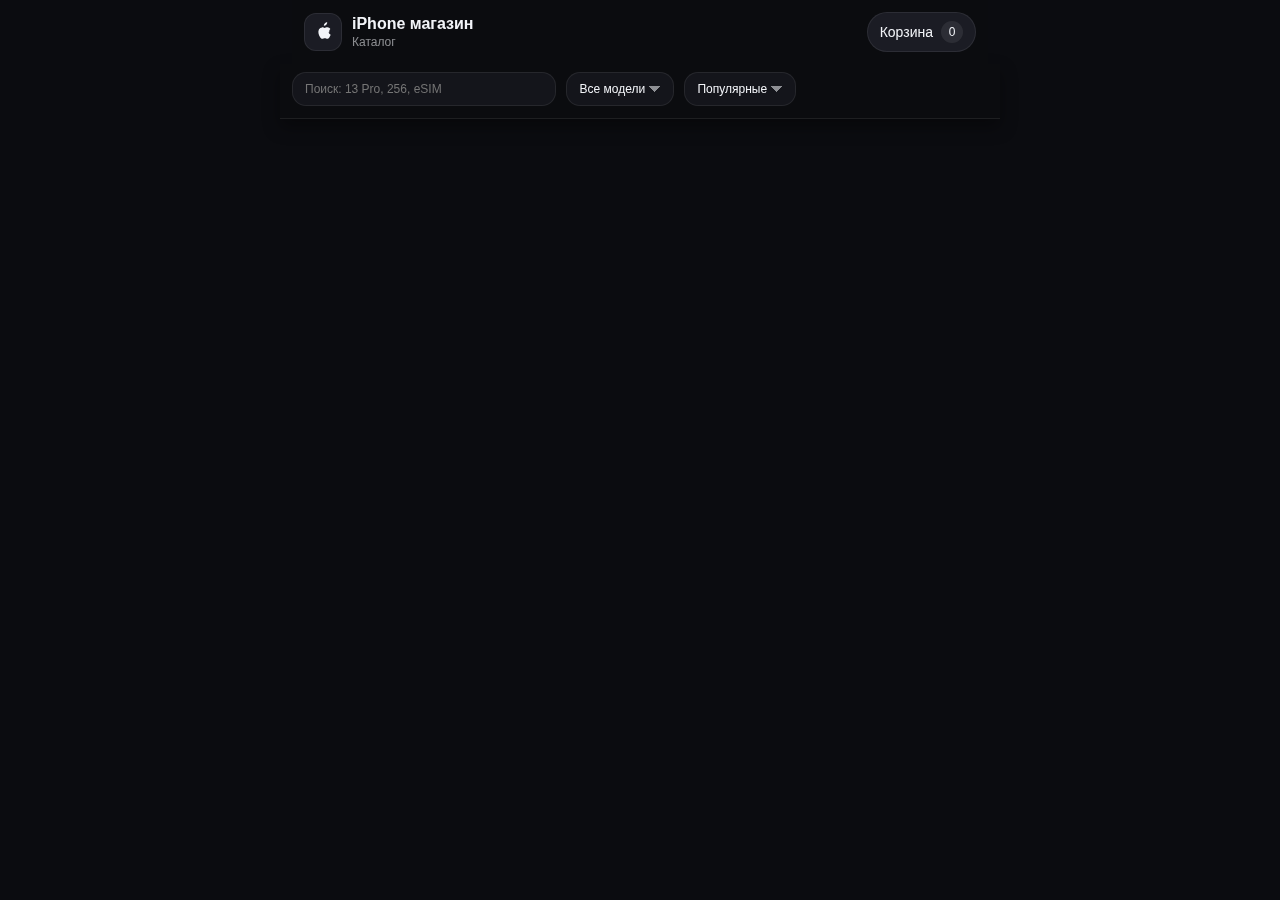
<file: index.html>
﻿<!doctype html>
<html lang="ru">
<head>
  <meta charset="utf-8" />
  <meta name="viewport" content="width=device-width, initial-scale=1, viewport-fit=cover" />
  <title>QBstore</title>
  <link rel="stylesheet" href="style.css" />
</head>
<body>
  <div class="app">
    <header class="topbar">
      <div class="brand">
        <span class="brand-icon">
          <img src="assets/apple.svg" alt="Apple" />
        </span>
        <div class="brand-text">
          <div class="brand-title">iPhone магазин</div>
          <div class="brand-sub">Каталог</div>
        </div>
      </div>
      <button class="cart-btn" id="cartBtn">
        Корзина
        <span class="badge" id="cartCount">0</span>
      </button>
    </header>

    <div class="filters-bar" id="filtersBar">
      <input class="filter-input" id="searchInput" type="search" placeholder="Поиск: 13 Pro, 256, eSIM" />
      <select class="filter-select" id="modelFilter">
        <option value="">Все модели</option>
      </select>
      <select class="filter-select" id="sortFilter">
        <option value="popular">Популярные</option>
        <option value="cheap">Дешевле</option>
        <option value="expensive">Дороже</option>
        <option value="new">Новые</option>
        <option value="memory">Память</option>
      </select>
    </div>

    <main class="grid" id="productGrid"></main>
  </div>

  <button class="scroll-top" id="scrollTopBtn" aria-label="Наверх">↑</button>

  <div class="drawer-backdrop" id="drawerBackdrop"></div>
  <aside class="cart-drawer" id="cartDrawer">
    <div class="drawer-header">
      <div class="drawer-title">Корзина</div>
      <button class="drawer-close" id="drawerClose">✕</button>
    </div>
    <div class="drawer-content" id="cartItems"></div>
    <div class="drawer-footer">
      <div class="total-row">
        <span>Итого</span>
        <span id="cartTotal">0 ₽</span>
      </div>
      <div class="tg-hint" id="tgHint">Откройте магазин в Telegram</div>
      <button class="btn-primary" id="checkoutBtn">Оформить</button>
      <button class="btn-ghost" id="clearCartBtn">Очистить</button>
    </div>
  </aside>

  <script src="app.js"></script>
</body>
</html>
</file>
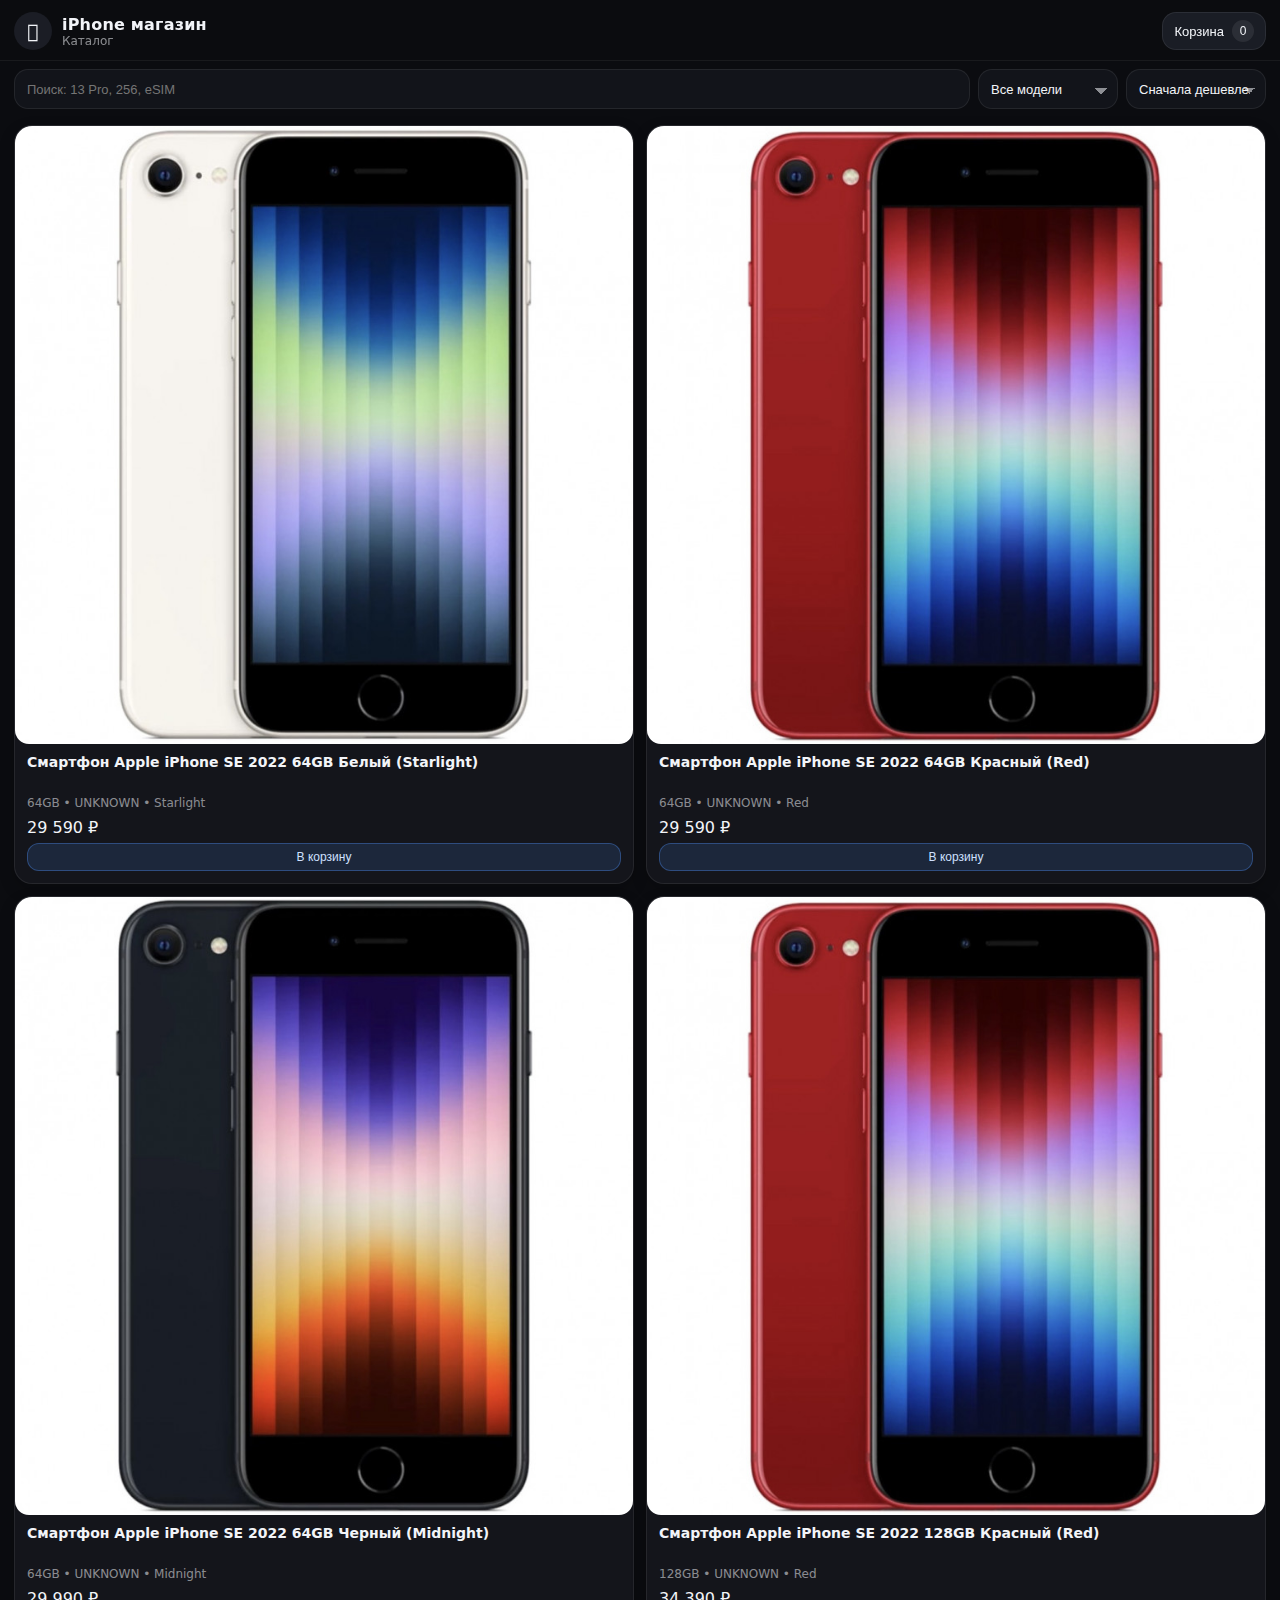
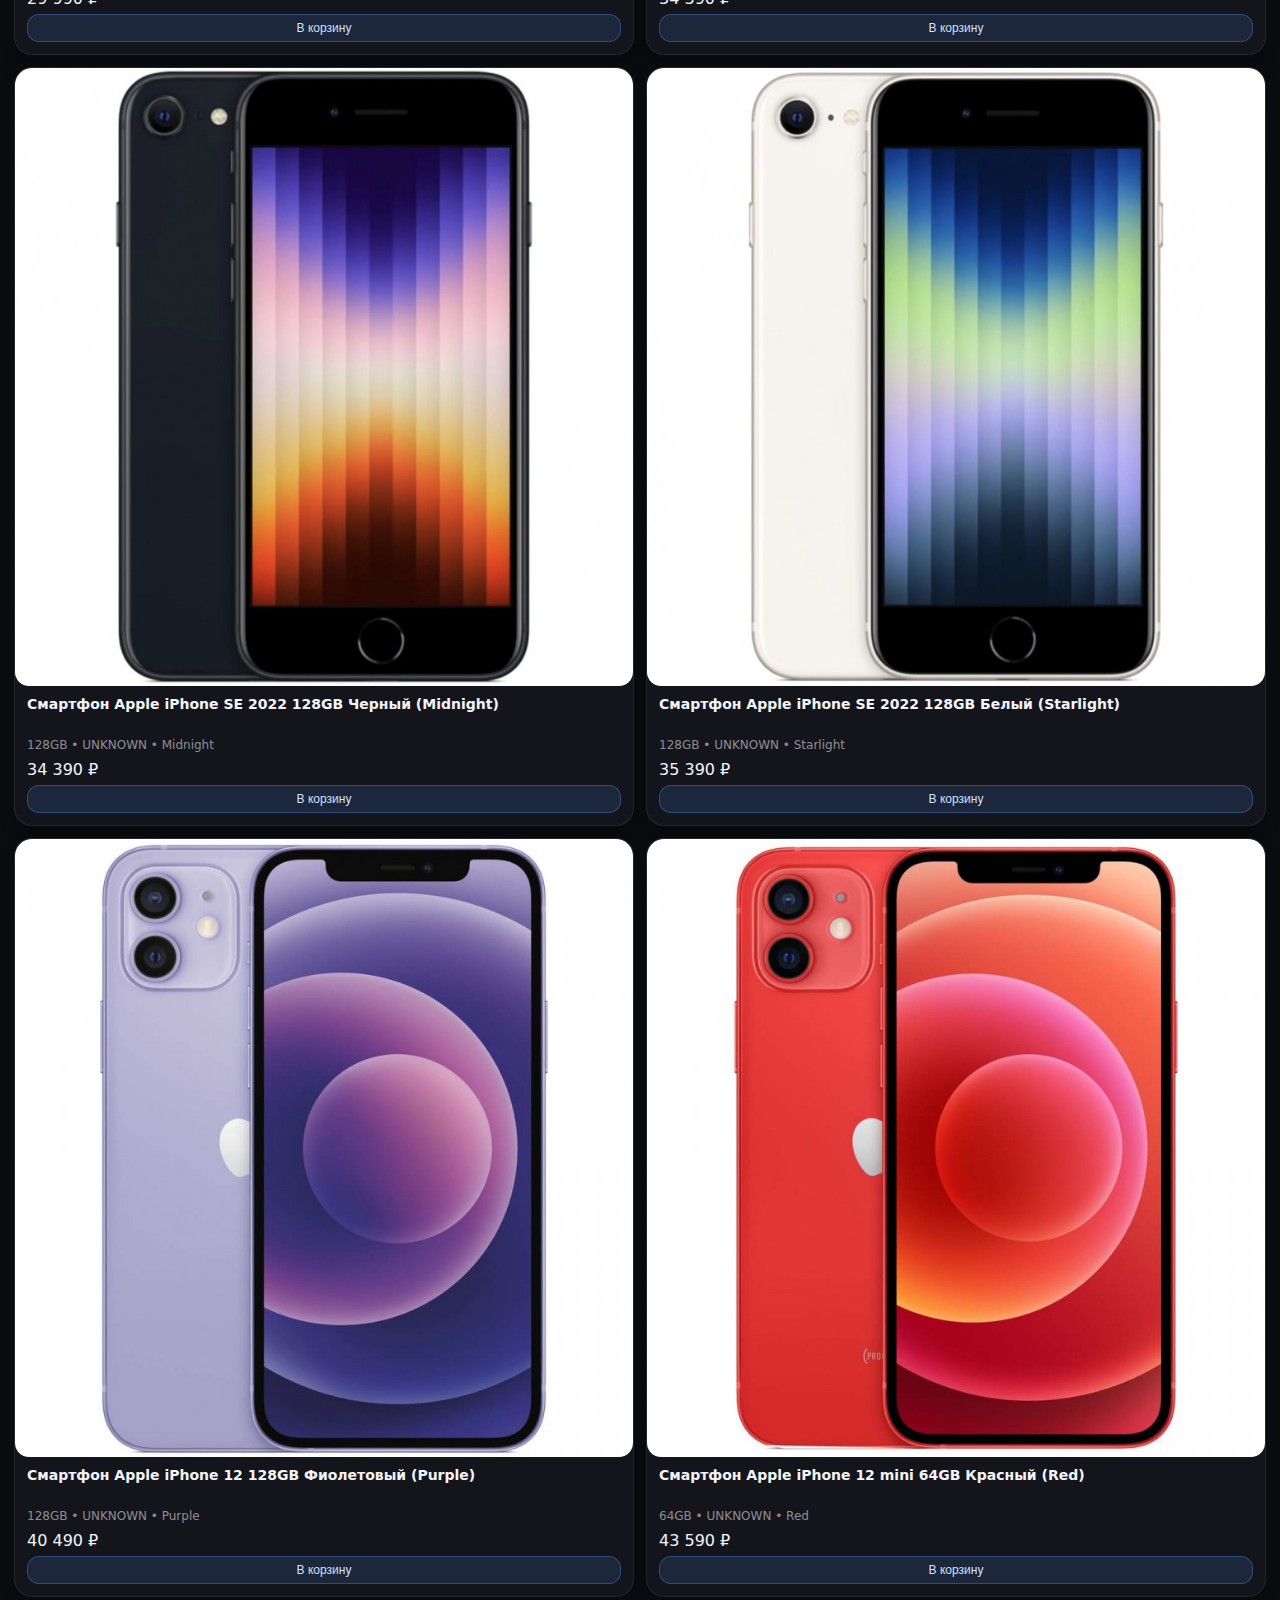
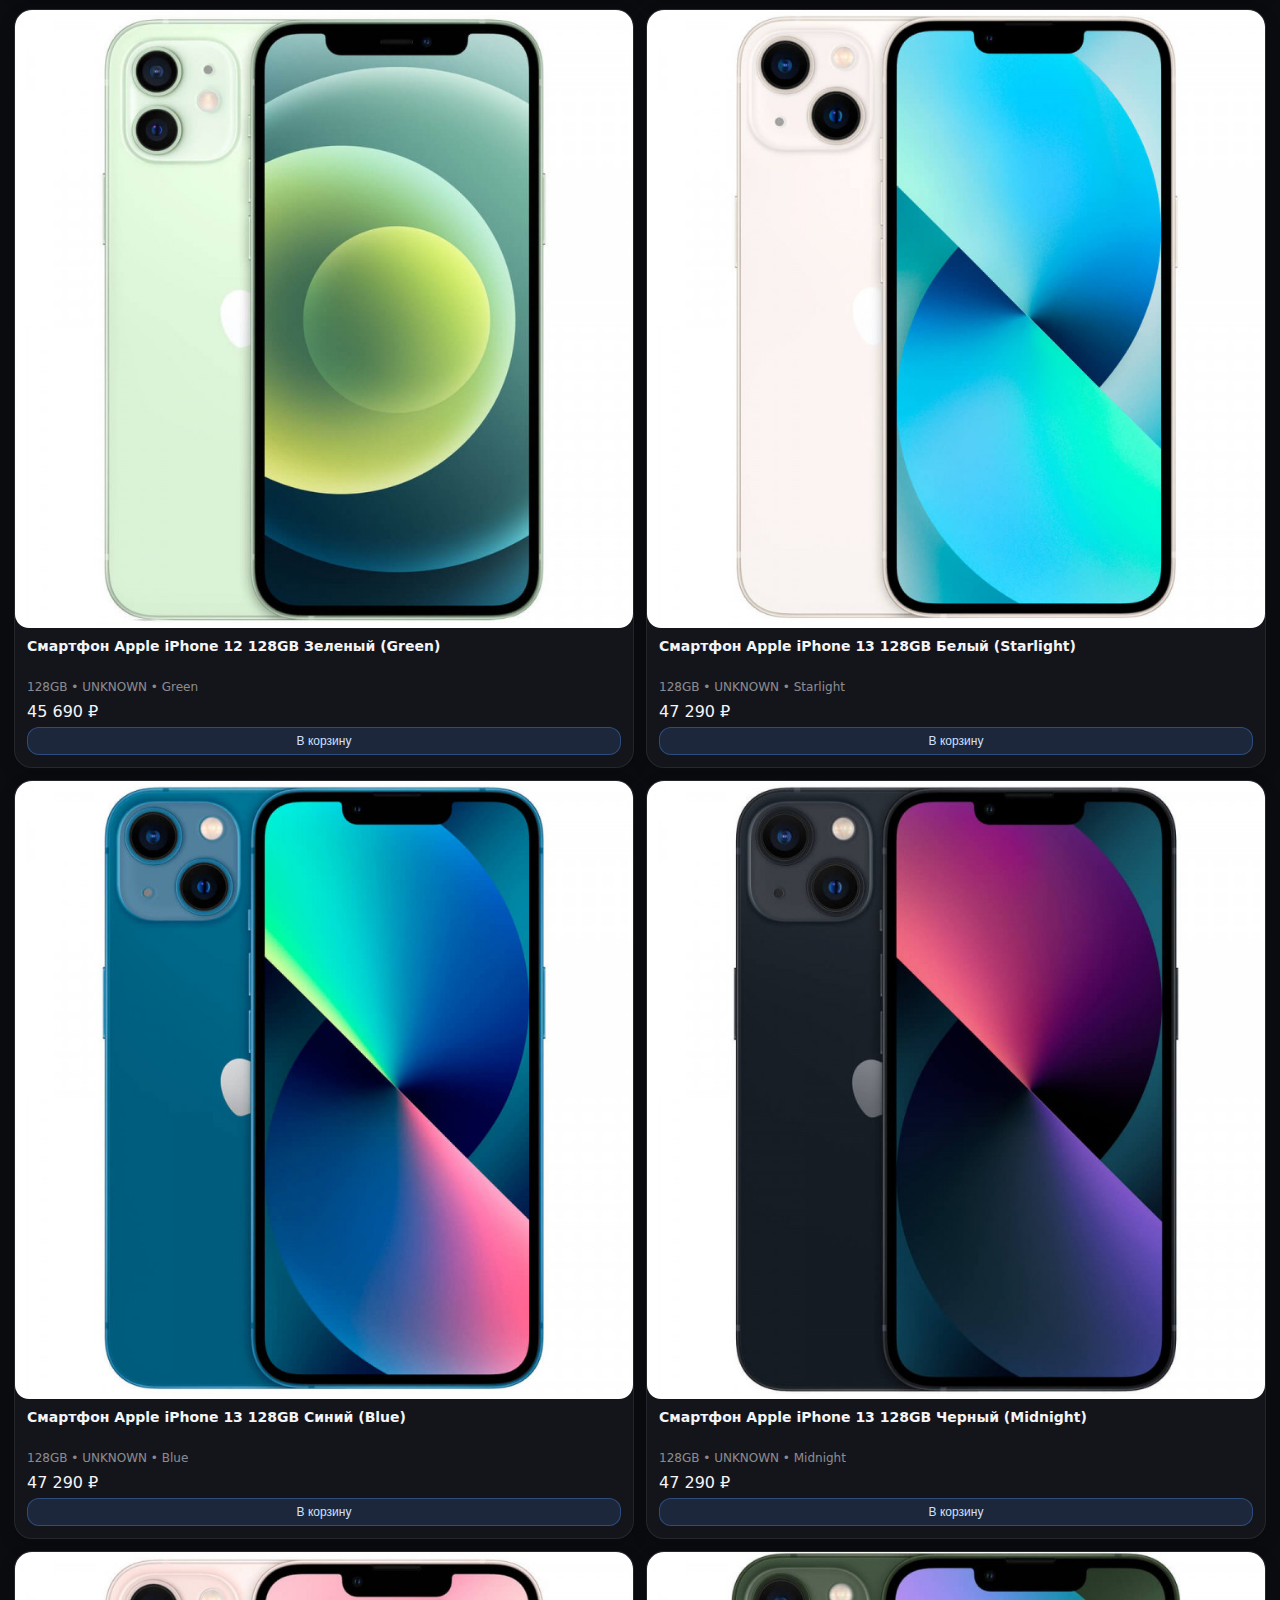
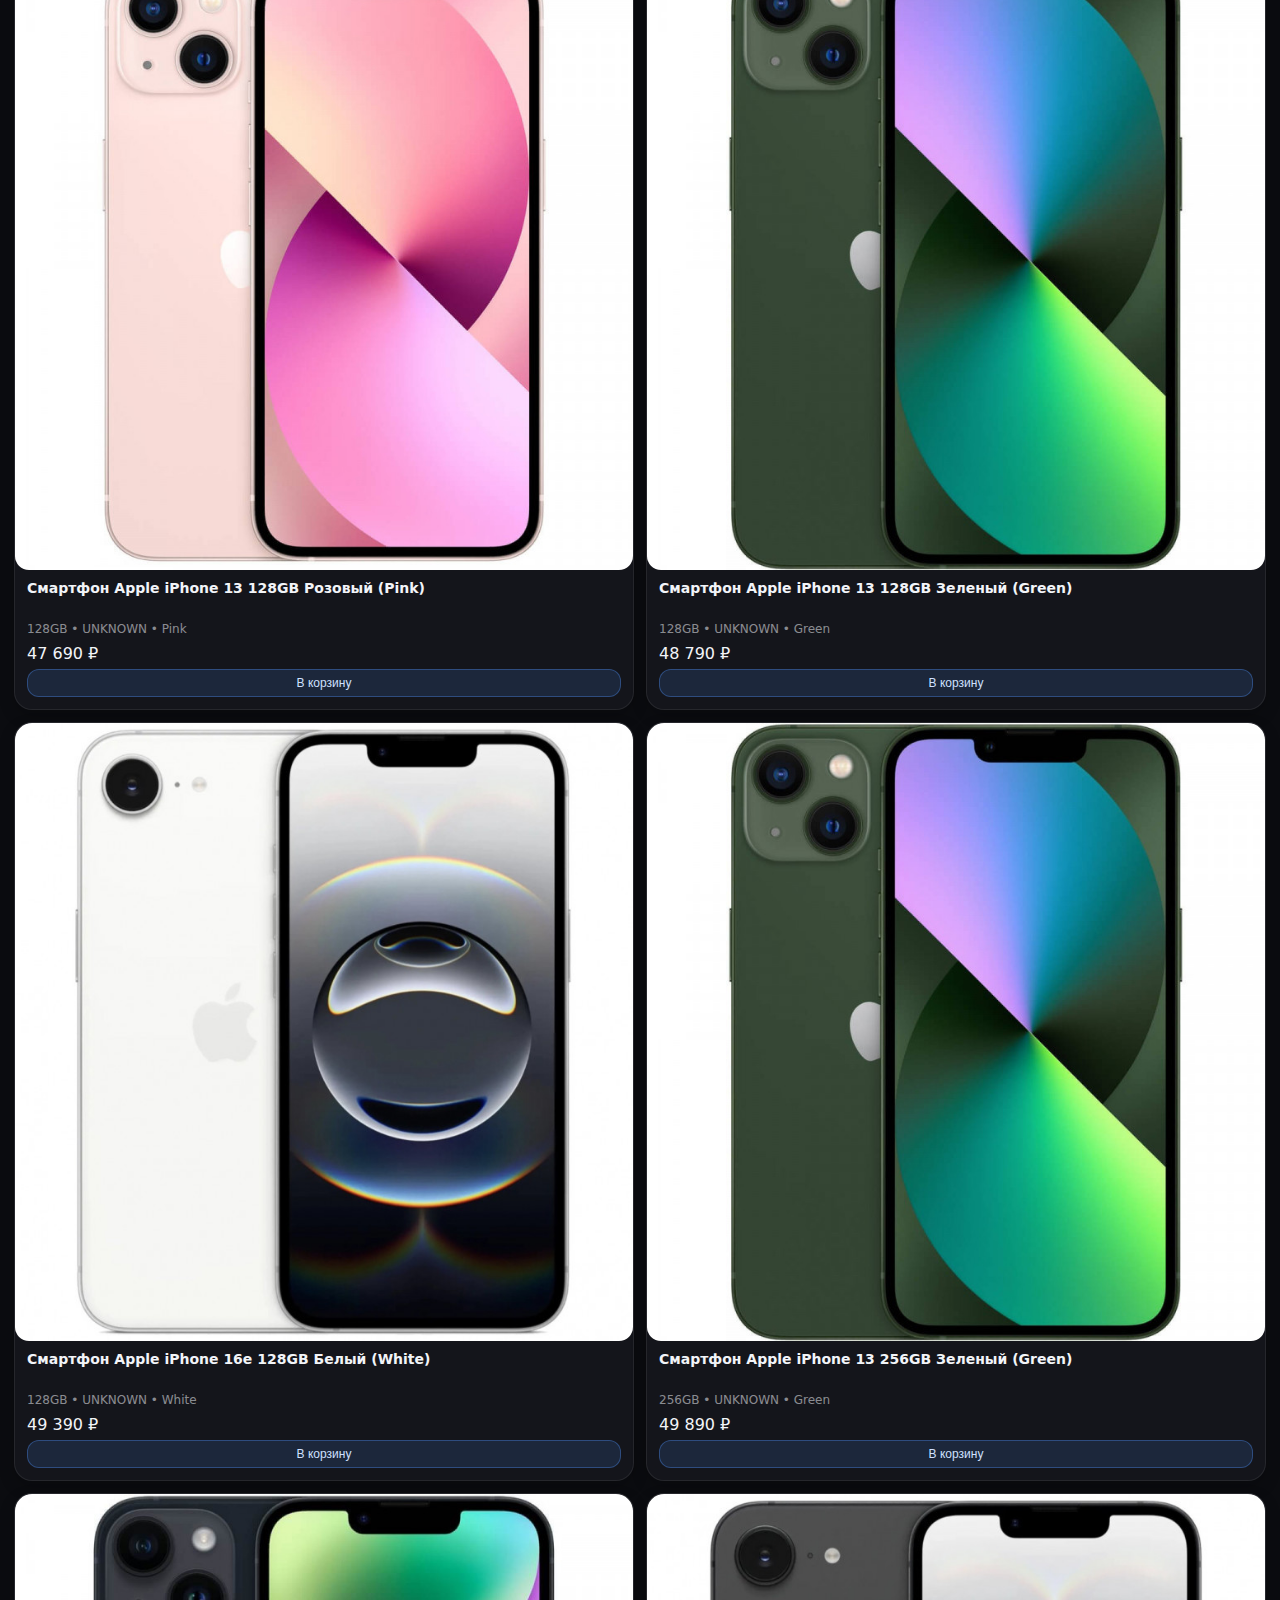
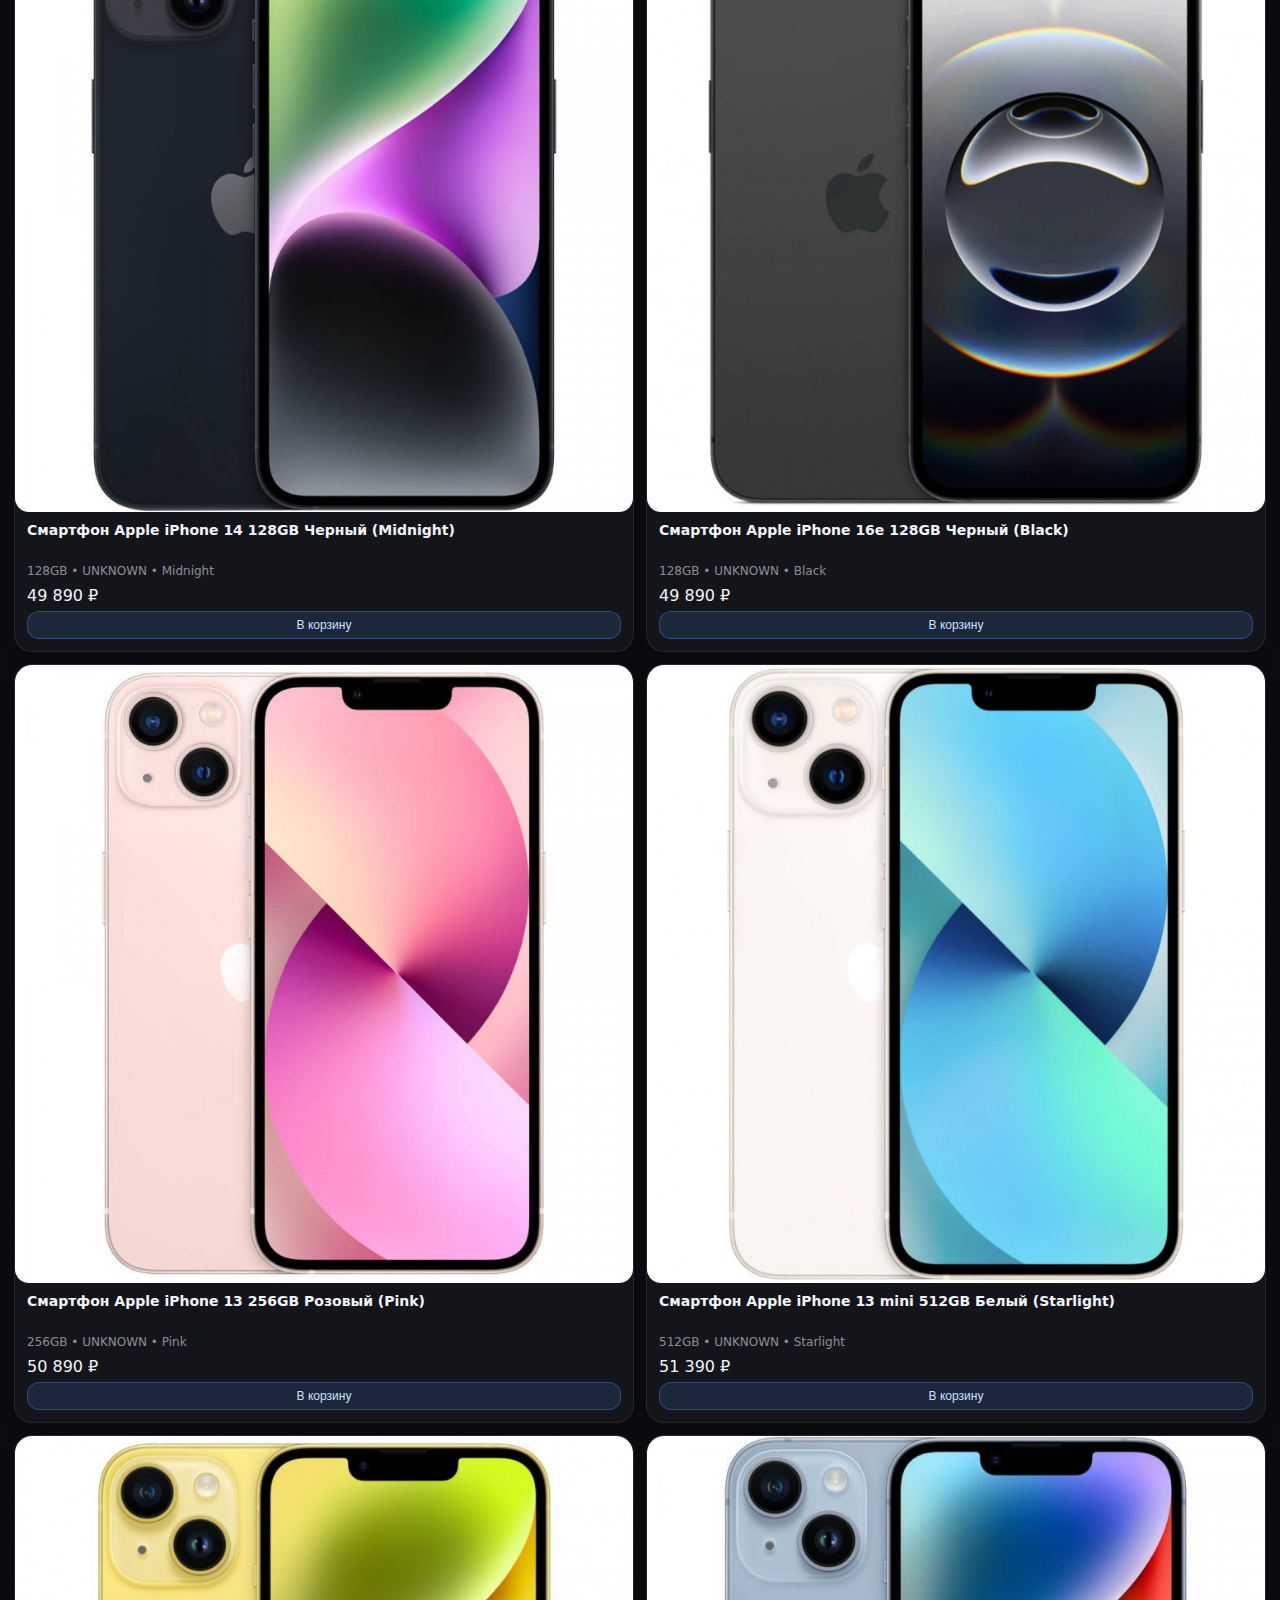
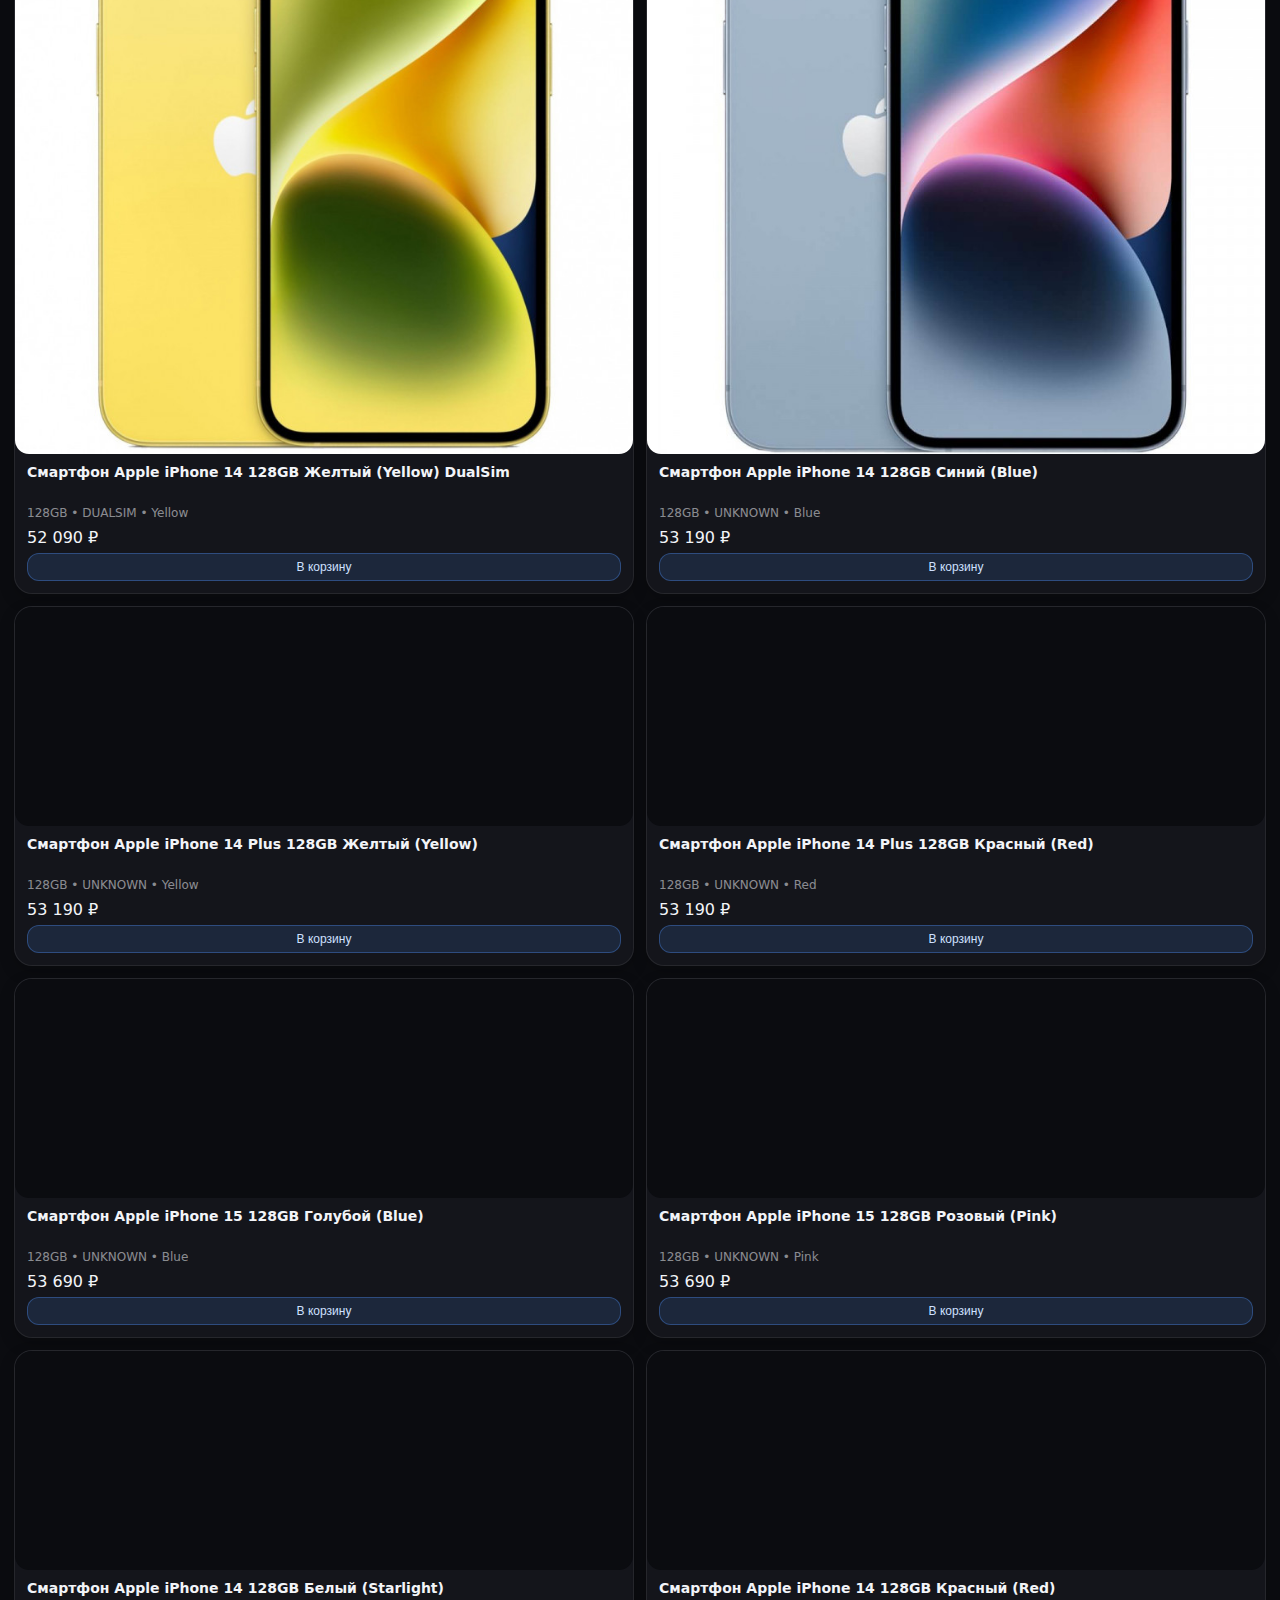
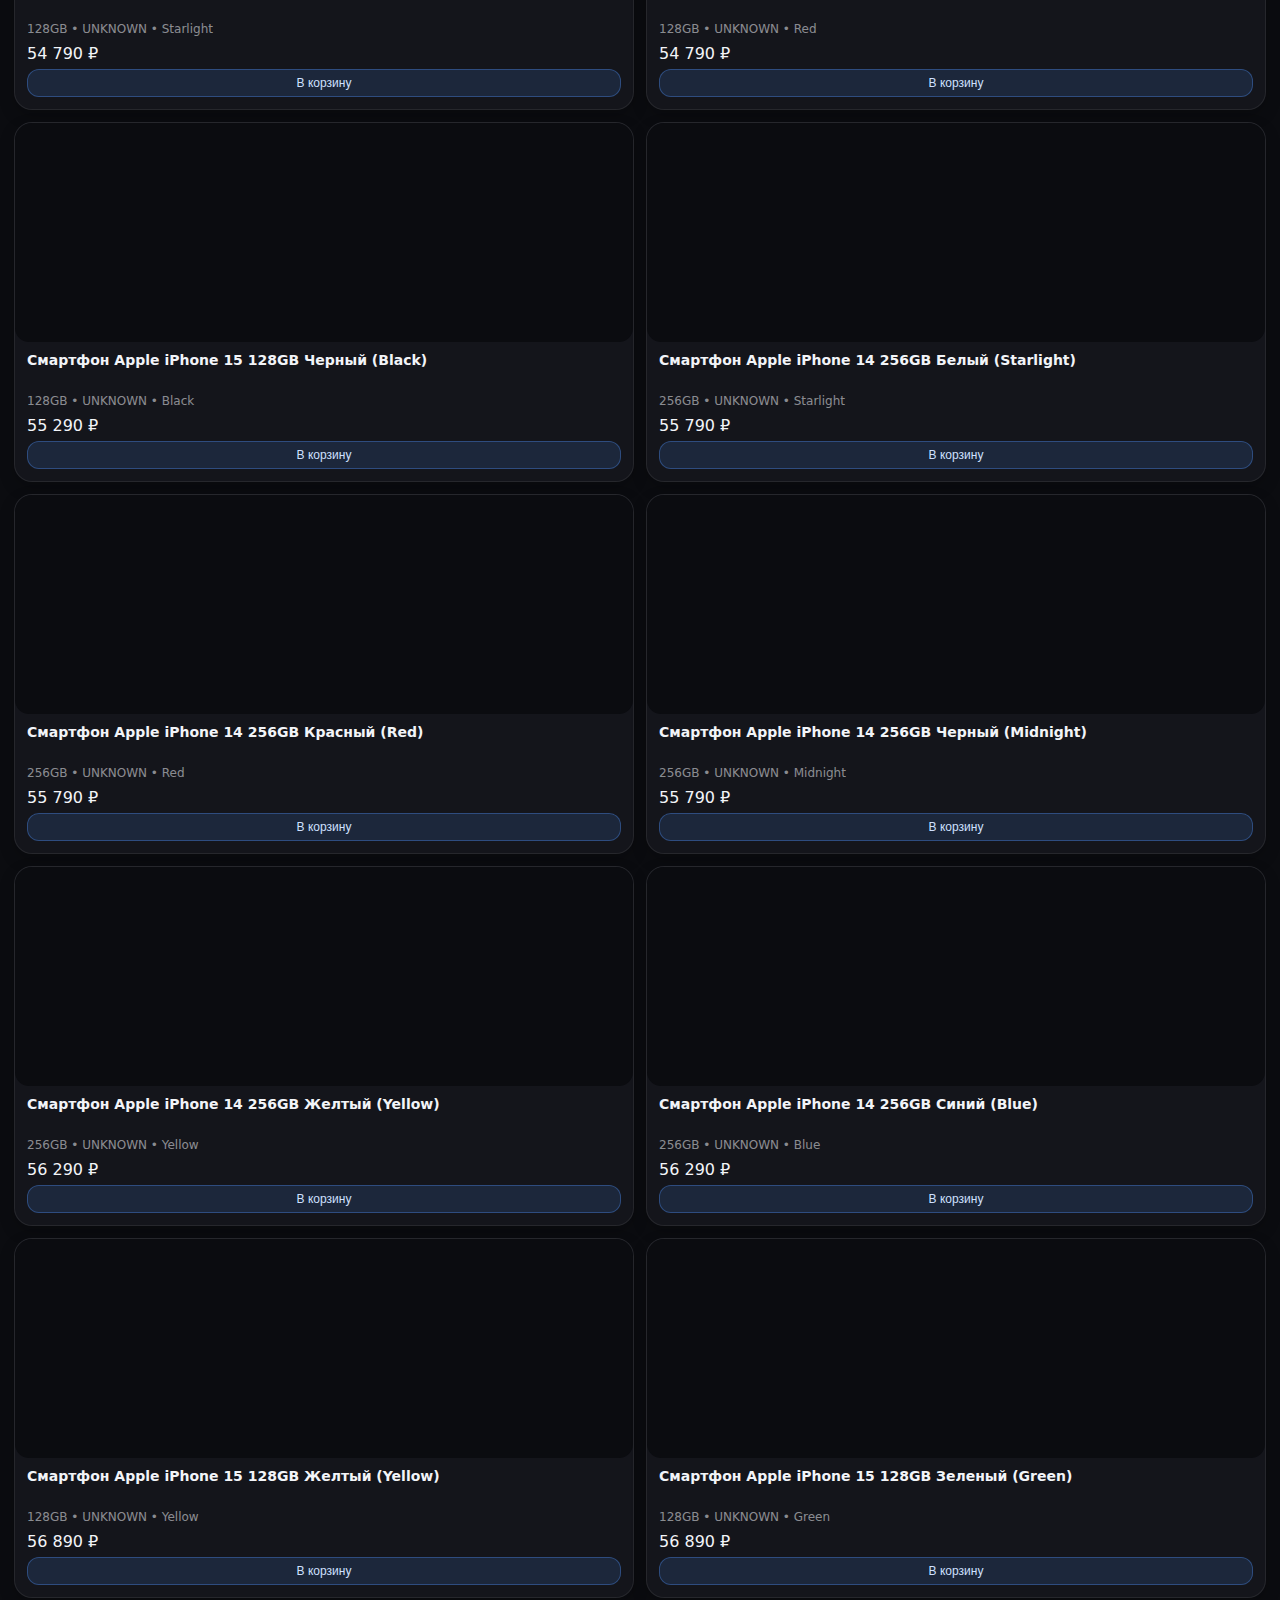
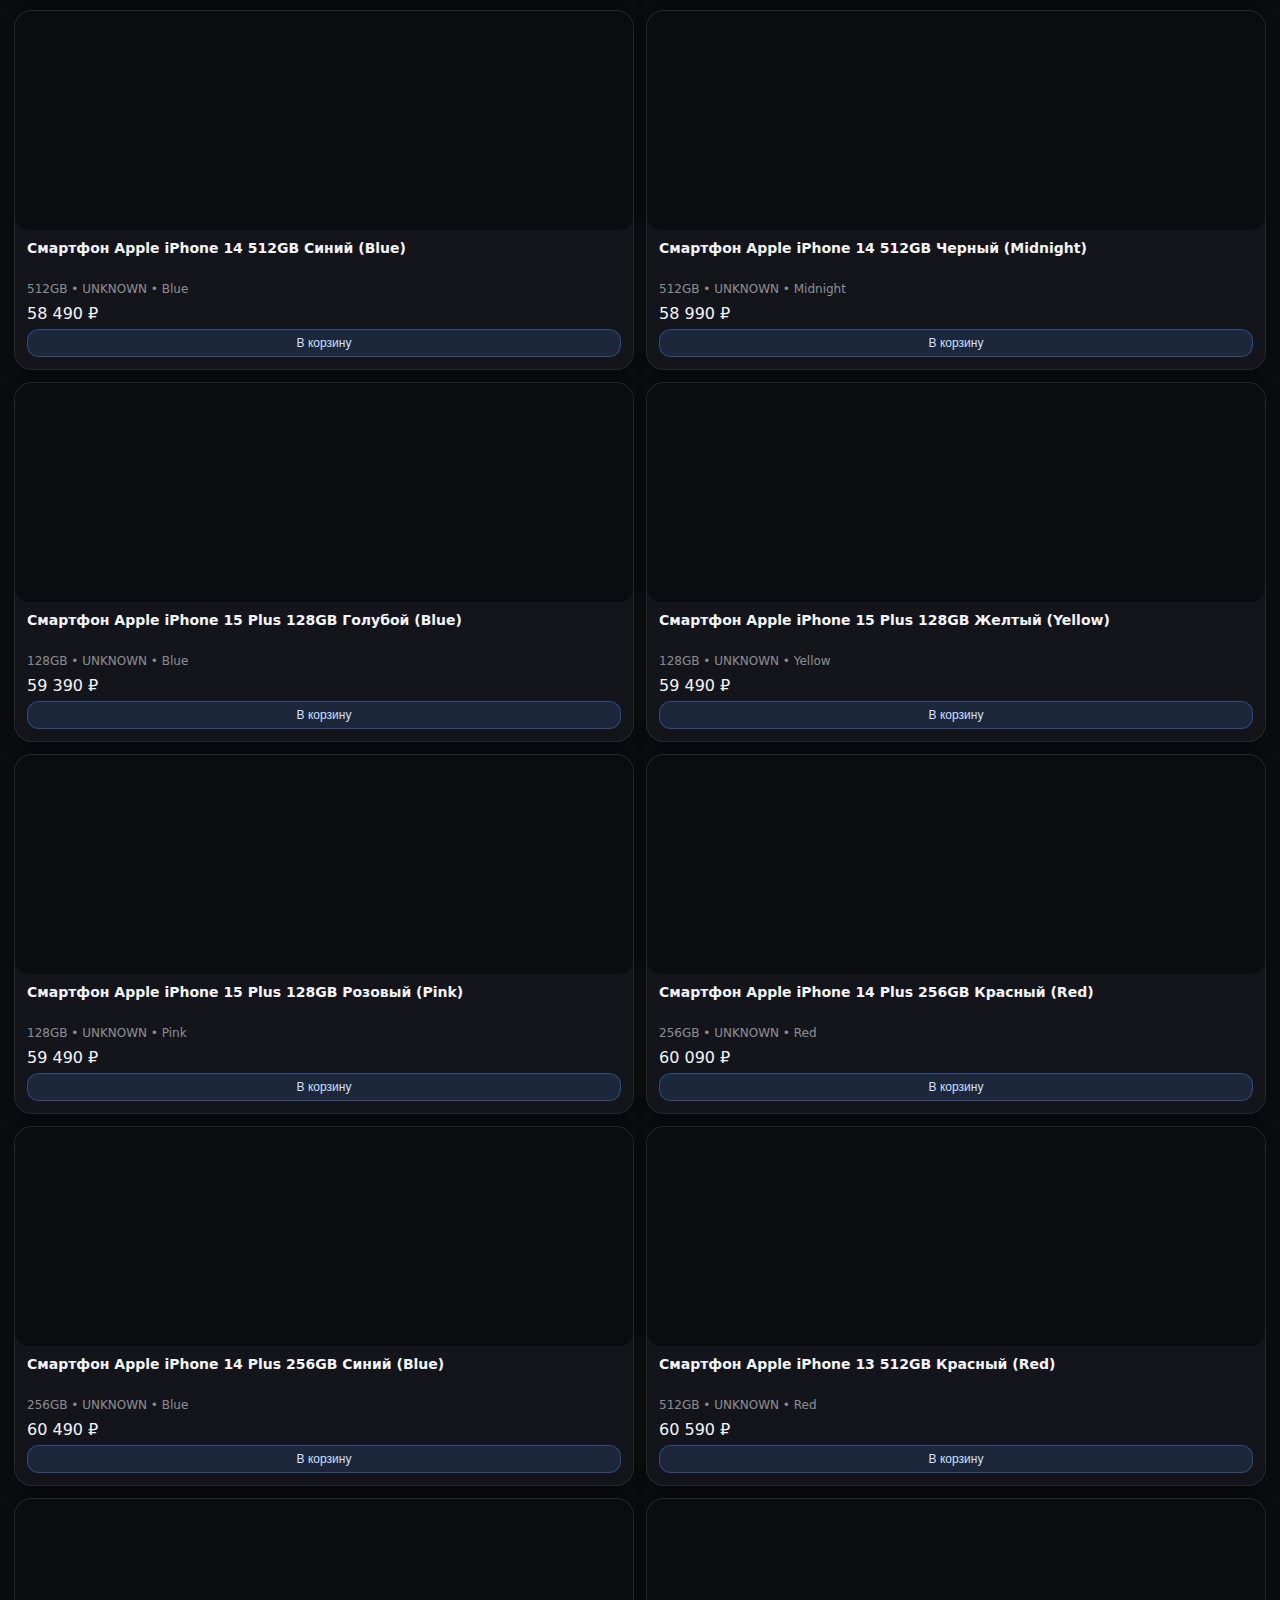
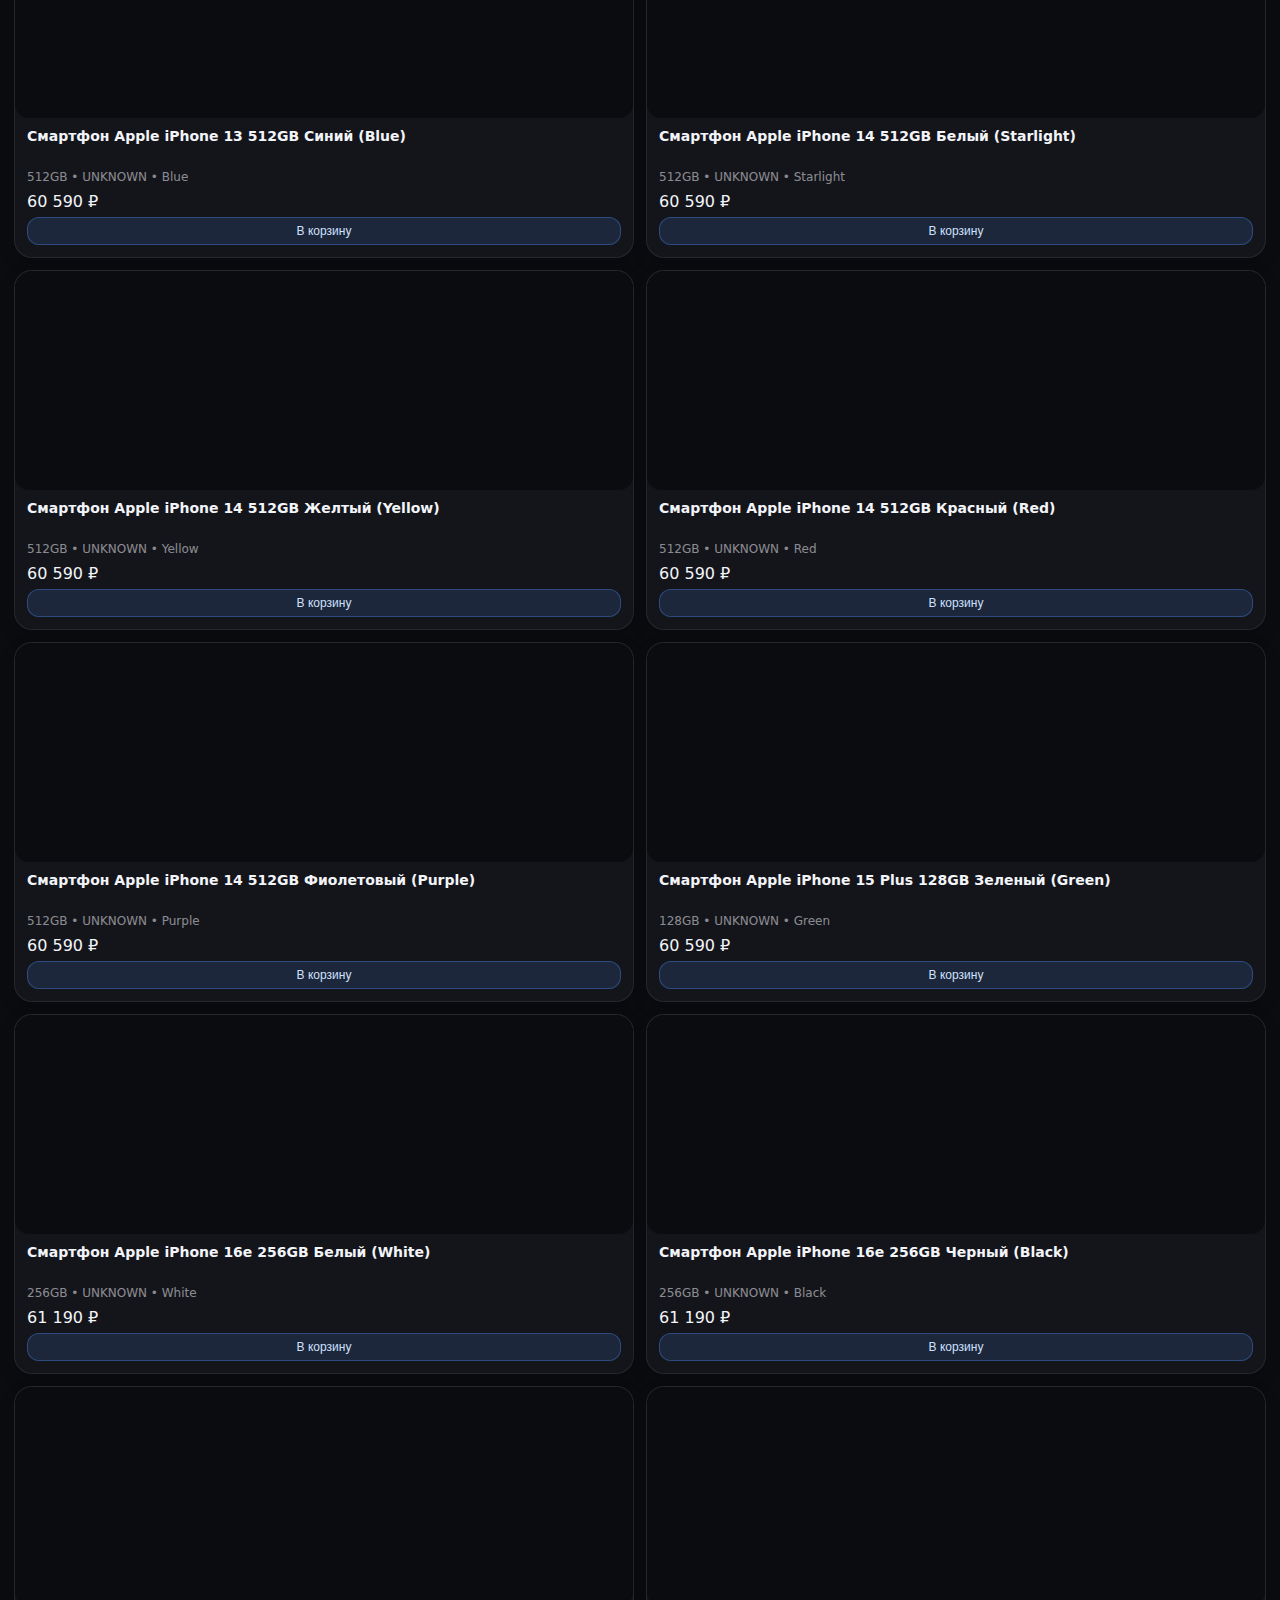
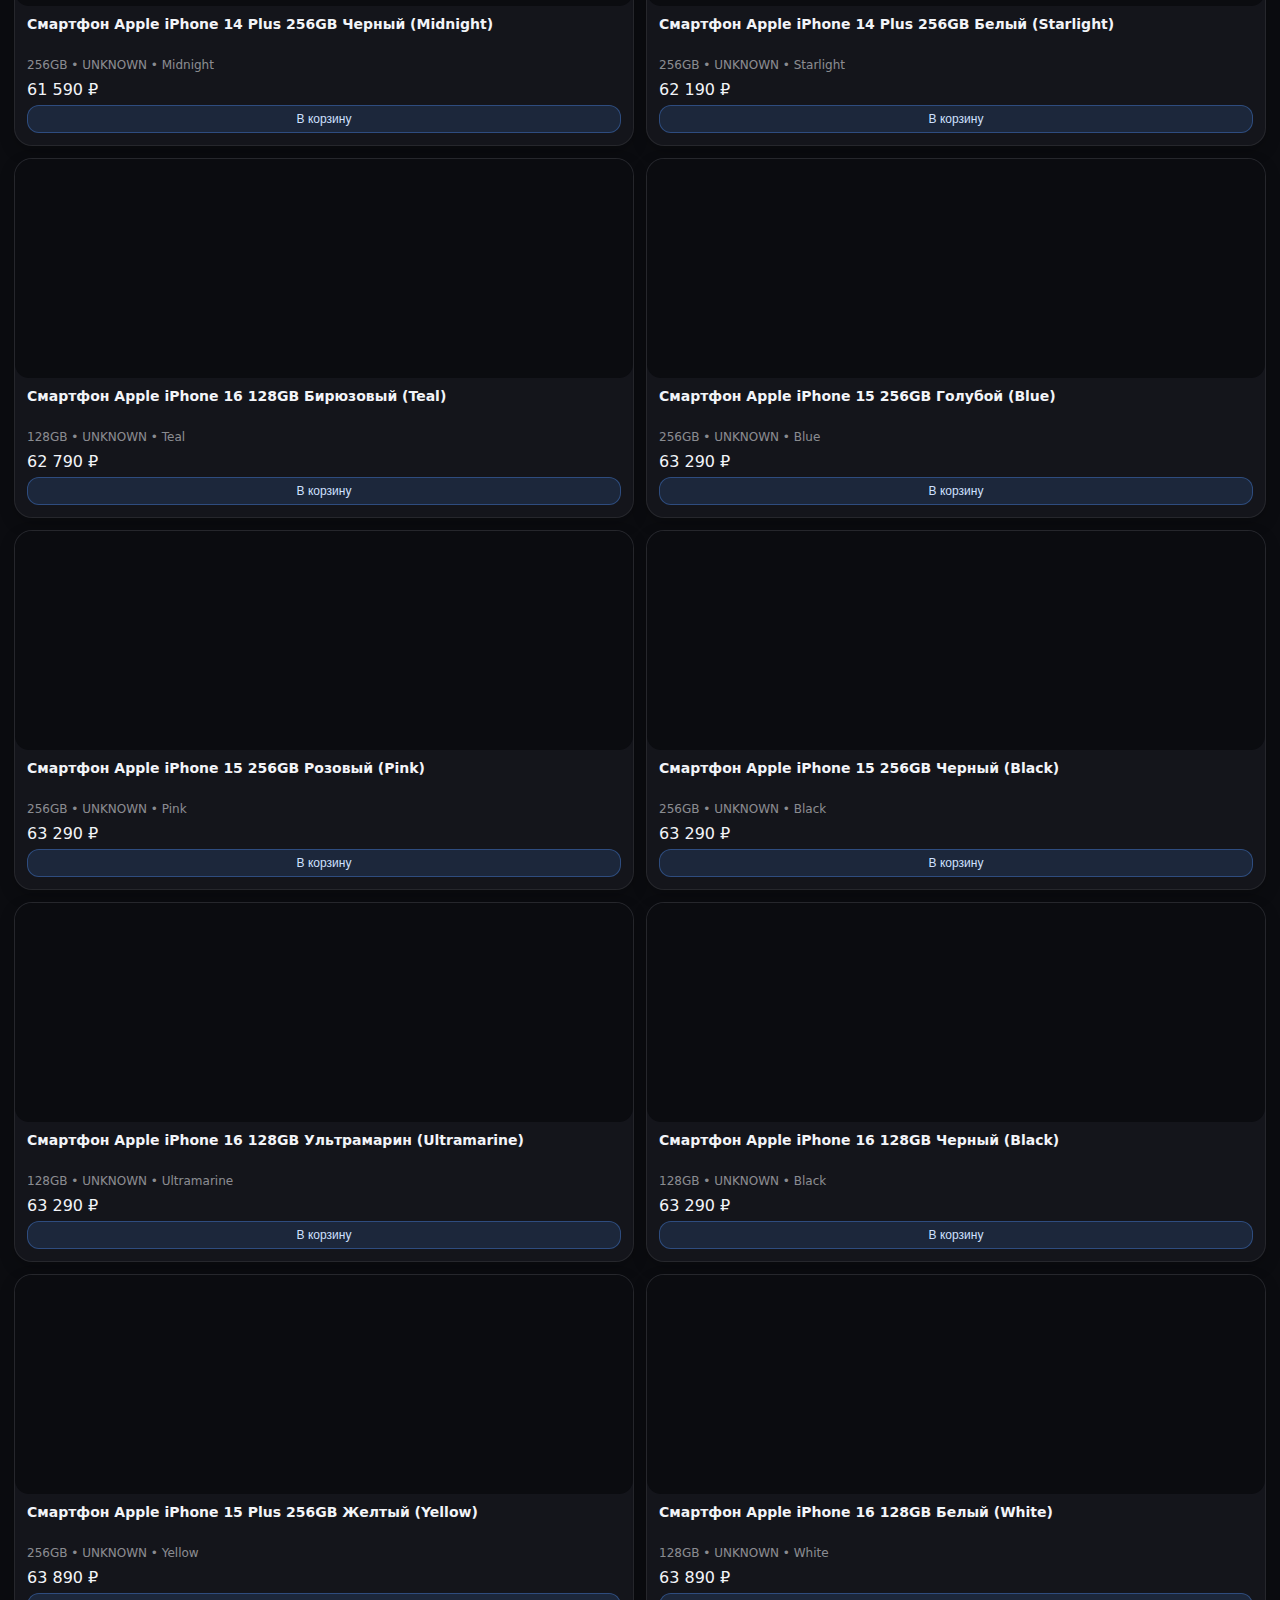
<file: public/index.html>
<!doctype html>
<html lang="ru">
  <head>
    <meta charset="utf-8" />
    <meta name="viewport" content="width=device-width, initial-scale=1" />
    <title>iPhone магазин</title>
    <link rel="stylesheet" href="style.css" />
  </head>
  <body>
    <header class="topbar">
      <div class="brand">
        <div class="brand-logo" aria-hidden="true"></div>
        <div class="brand-text">
          <div class="brand-title">iPhone магазин</div>
          <div class="brand-sub">Каталог</div>
        </div>
      </div>
      <button class="cart-btn" id="cartButton">
        Корзина
        <span class="cart-badge" id="cartCount">0</span>
      </button>
    </header>

    <section class="controls">
      <div class="controls-row">
        <div class="control control-search">
          <input id="searchInput" type="search" placeholder="Поиск: 13 Pro, 256, eSIM" />
        </div>
        <div class="control">
          <select id="modelSelect">
            <option value="">Все модели</option>
          </select>
        </div>
        <div class="control">
          <select id="sortSelect">
            <option value="price_asc">Сначала дешевле</option>
            <option value="price_desc">Сначала дороже</option>
            <option value="updated_desc">Сначала новые</option>
            <option value="memory_desc">Больше память</option>
          </select>
        </div>
      </div>
    </section>

    <main>
      <div id="grid" class="grid"></div>
    </main>

    <div id="cartDrawer" class="cart">
      <div class="cart-header">
        <div class="cart-title">Корзина</div>
        <button id="cartClose" class="cart-close">Закрыть</button>
      </div>
      <div id="cartItems" class="cart-items"></div>
      <div class="cart-footer">
        <div class="cart-total">
          Итого: <span id="cartTotal">0</span> ₽
        </div>
        <div class="cart-actions">
          <button id="clearBtn" class="clear-btn">Очистить</button>
          <button id="checkoutBtn" class="checkout-btn">Оформить заказ</button>
        </div>
      </div>
    </div>

    <script src="app.js"></script>
  </body>
</html>
</file>
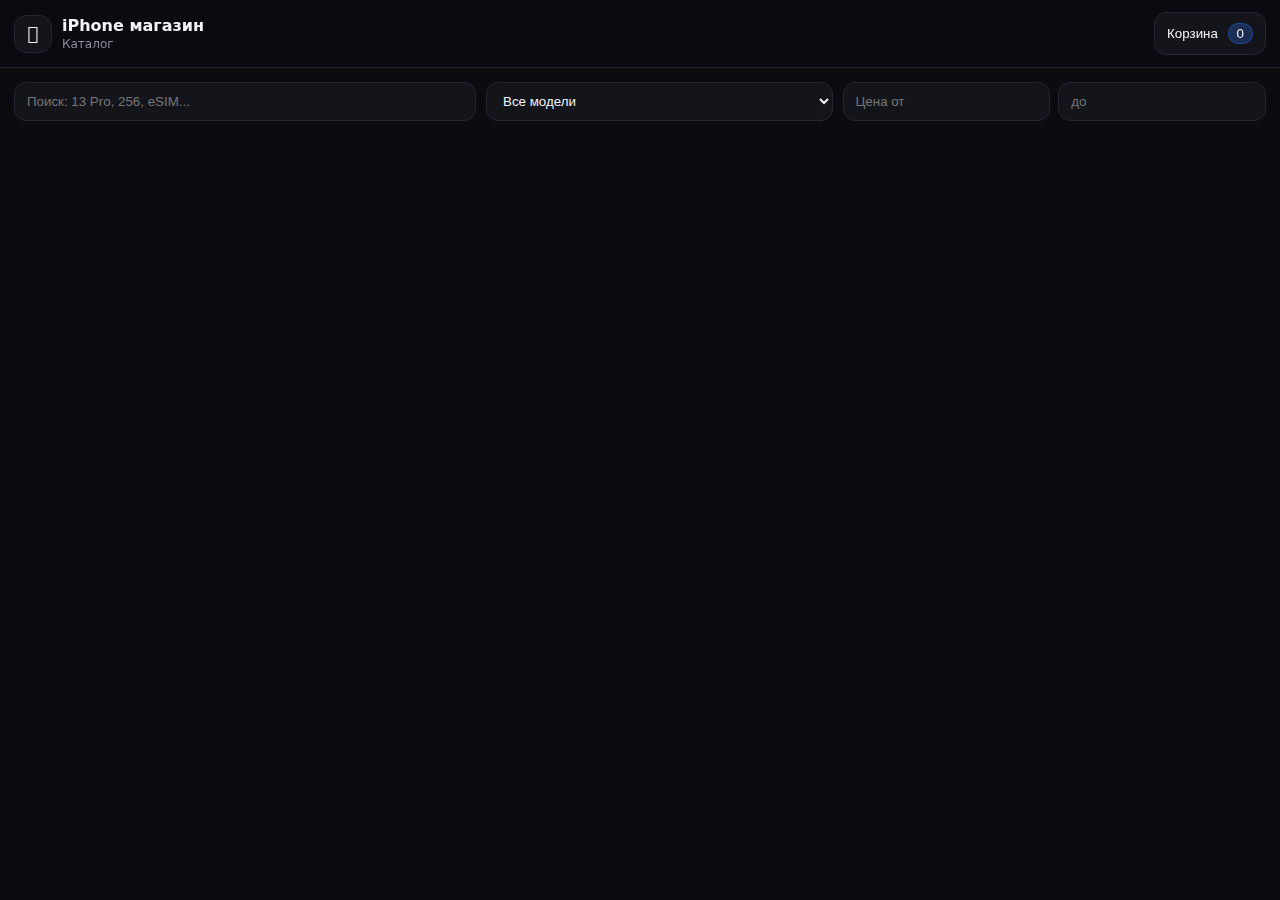
<file: webapp/index.html>
<!doctype html>
<html lang="ru">
<head>
  <meta charset="utf-8" />
  <meta name="viewport" content="width=device-width, initial-scale=1" />
  <title>iPhone Store</title>
  <link rel="stylesheet" href="style.css" />
  <script src="https://telegram.org/js/telegram-web-app.js"></script>
</head>
<body>
  <header class="topbar">
    <div class="brand">
      <div class="logo"></div>
      <div>
        <div class="title">iPhone магазин</div>
        <div class="subtitle" id="hello">Каталог</div>
      </div>
    </div>
    <button class="cartbtn" id="openCart">Корзина <span class="badge" id="cartCount">0</span></button>
  </header>

  <main class="wrap">
    <section class="controls">
      <input id="q" class="input" placeholder="Поиск: 13 Pro, 256, eSIM..." />
      <select id="filterModel" class="input">
        <option value="">Все модели</option>
      </select>
      <div class="priceRange">
        <input id="priceMin" class="input" type="number" min="0" placeholder="Цена от" />
        <input id="priceMax" class="input" type="number" min="0" placeholder="до" />
      </div>
    </section>

    <section id="grid" class="grid"></section>
  </main>

  <div class="drawer" id="drawer">
    <div class="drawerPanel">
      <div class="drawerHeader">
        <div class="drawerTitle">Корзина</div>
        <button class="iconbtn" id="closeCart">✕</button>
      </div>

      <div id="cartItems" class="cartItems"></div>

      <div class="summary">
        <div class="row">
          <div>Итого</div>
          <div class="total" id="total">0 ₽</div>
        </div>
        <button class="btn" id="checkout">Оформить</button>
        <button class="btn ghost" id="clear">Очистить</button>
      </div>
    </div>
  </div>

  <div class="modal" id="modal">
    <div class="modalPanel">
      <div class="drawerHeader">
        <div class="drawerTitle">Оформление</div>
        <button class="iconbtn" id="closeModal">✕</button>
      </div>

      <div class="form">
        <label>Имя</label>
        <input id="name" class="input" placeholder="Как к вам обращаться" />
        <label>Телефон</label>
        <input id="phone" class="input" placeholder="+7..." />
        <label>Комментарий</label>
        <textarea id="comment" class="input" rows="3" placeholder="Например: нужен самовывоз сегодня"></textarea>

        <div class="hint">Нажимая «Отправить заказ», вы отправляете заявку администратору.</div>
        <button class="btn" id="send">Отправить заказ</button>
      </div>
    </div>
  </div>

  <script src="app.js"></script>
</body>
</html>
</file>
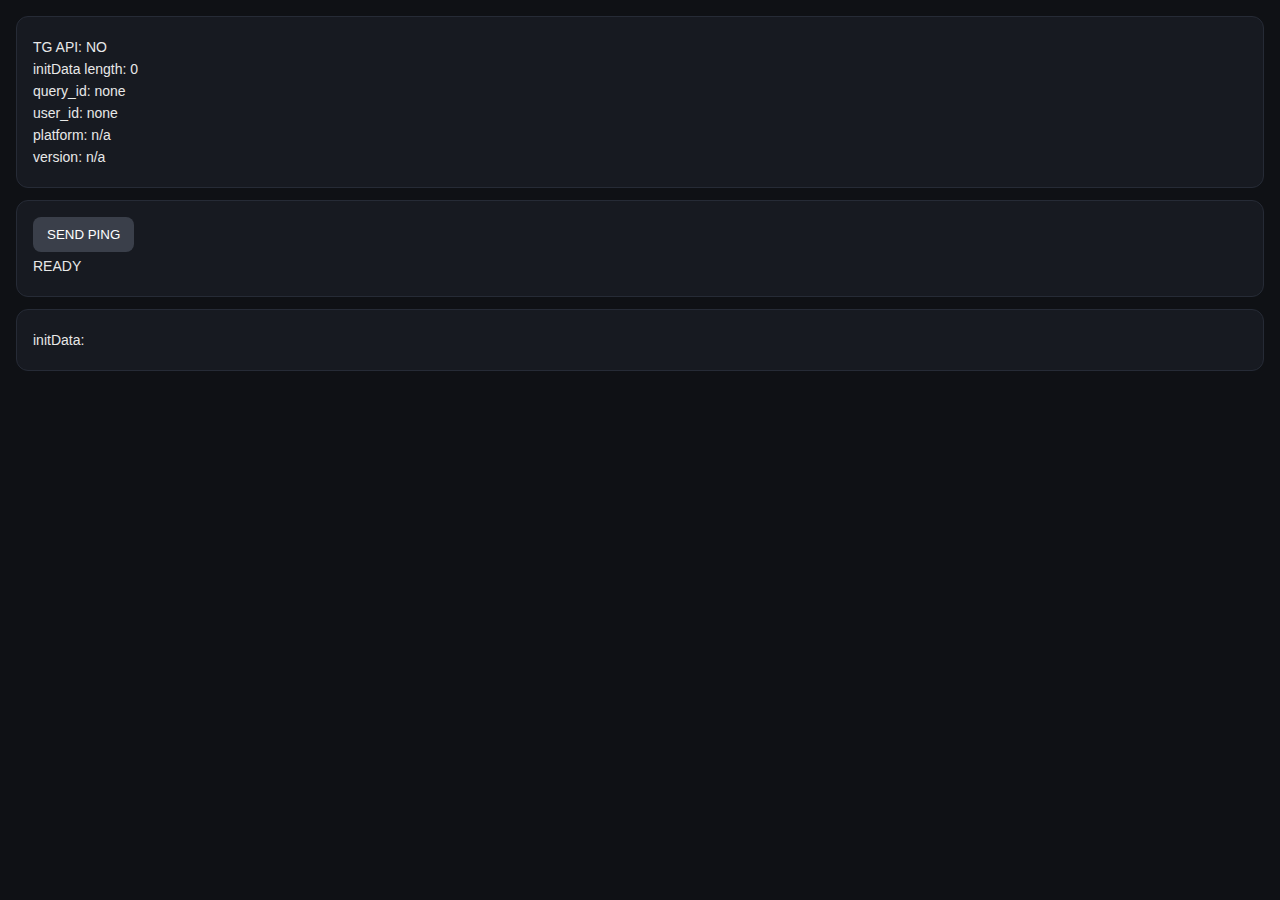
<file: miniapp.html>
﻿<!doctype html>
<html lang="en">
<head>
  <meta charset="utf-8" />
  <meta name="viewport" content="width=device-width, initial-scale=1" />
  <title>MiniApp Test</title>
  <script src="https://telegram.org/js/telegram-web-app.js"></script>
  <style>
    body { font-family: Arial, sans-serif; background: #0f1115; color: #e8e8e8; margin: 0; padding: 16px; }
    .card { background: #171a21; border: 1px solid #262b36; border-radius: 12px; padding: 16px; margin-bottom: 12px; }
    .row { margin: 6px 0; font-size: 14px; }
    .btn { background: #2d7ef7; color: #fff; border: 0; padding: 10px 14px; border-radius: 8px; cursor: pointer; }
    .btn:disabled { background: #3a3f4a; cursor: not-allowed; }
    .mono { font-family: Consolas, monospace; font-size: 12px; word-break: break-all; }
  </style>
</head>
<body>
  <div class="card">
    <div class="row">TG API: <span id="tgApi">NO</span></div>
    <div class="row">initData length: <span id="initLen">0</span></div>
    <div class="row">query_id: <span id="qid">none</span></div>
    <div class="row">user_id: <span id="uid">none</span></div>
    <div class="row">platform: <span id="plat">n/a</span></div>
    <div class="row">version: <span id="ver">n/a</span></div>
  </div>

  <div class="card">
    <button id="sendBtn" class="btn">SEND PING</button>
    <div class="row" id="status">READY</div>
  </div>

  <div class="card">
    <div class="row">initData:</div>
    <div class="mono" id="initRaw"></div>
  </div>

  <script>
    const tg = window.Telegram?.WebApp || null;
    const initData = tg?.initData || "";
    const qid = tg?.initDataUnsafe?.query_id || null;
    const user = tg?.initDataUnsafe?.user || null;

    document.getElementById("tgApi").textContent = tg ? "OK" : "NO";
    document.getElementById("initLen").textContent = initData.length || 0;
    document.getElementById("qid").textContent = qid || "none";
    document.getElementById("uid").textContent = user?.id || "none";
    document.getElementById("plat").textContent = tg?.platform || "n/a";
    document.getElementById("ver").textContent = tg?.version || "n/a";
    document.getElementById("initRaw").textContent = initData || "";

    try { tg?.ready(); tg?.expand(); } catch {}

    const sendBtn = document.getElementById("sendBtn");
    sendBtn.disabled = !tg;

    sendBtn.addEventListener("click", () => {
      if (!tg) return;
      const payload = JSON.stringify({ type: "ping", nonce: Date.now().toString(), ts: Date.now() });
      try {
        tg.sendData(payload);
        document.getElementById("status").textContent = "SENT";
        setTimeout(() => { tg?.close?.(); }, 200);
      } catch {
        document.getElementById("status").textContent = "SEND FAILED";
      }
    });
  </script>
</body>
</html>
</file>
<file: style.css>
﻿:root {
  --bg: #0b0c10;
  --surface: #14151b;
  --surface-2: #1b1c24;
  --border: rgba(255, 255, 255, 0.08);
  --text: #f2f4f8;
  --muted: rgba(242, 244, 248, 0.55);
  --accent: #4e8cff;
  --accent-soft: rgba(78, 140, 255, 0.14);
  --sticky-bg: rgba(11, 12, 16, 0.96);
  --topbar-h: 62px;
  --safe-top: env(safe-area-inset-top);
  --safe-bottom: env(safe-area-inset-bottom);
}

* {
  box-sizing: border-box;
}

html,
body {
  margin: 0;
  padding: 0;
  background: var(--bg);
  color: var(--text);
  font-family: "SF Pro Display", "SF Pro Text", "Helvetica Neue", Arial, sans-serif;
}

body {
  padding-bottom: calc(16px + var(--safe-bottom));
  overflow-x: hidden;
}

.app {
  max-width: 720px;
  margin: 0 auto;
  padding: 0 12px 20px;
}

.topbar {
  position: sticky;
  top: 0;
  z-index: 10;
  display: flex;
  align-items: center;
  justify-content: space-between;
  gap: 12px;
  padding: calc(12px + var(--safe-top)) 12px 12px;
  margin-bottom: 0;
  background: var(--sticky-bg);
  backdrop-filter: blur(8px);
}

.topbar-actions {
  display: inline-flex;
  align-items: center;
  gap: 8px;
}

.fav-top-btn {
  display: inline-flex;
  align-items: center;
  gap: 6px;
  background: var(--surface-2);
  border: 1px solid var(--border);
  color: var(--text);
  padding: 8px 10px;
  border-radius: 999px;
  font-size: 14px;
  cursor: pointer;
}

.fav-top-btn.active {
  background: rgba(255, 74, 99, 0.18);
  border-color: rgba(255, 74, 99, 0.5);
}

.brand {
  display: flex;
  align-items: center;
  gap: 10px;
}

.brand-icon {
  width: 38px;
  height: 38px;
  border-radius: 12px;
  background: var(--surface-2);
  border: 1px solid var(--border);
  display: flex;
  align-items: center;
  justify-content: center;
}

.brand-icon img {
  width: 20px;
  height: 20px;
}

.brand-title {
  font-size: 16px;
  font-weight: 700;
  line-height: 1.1;
}

.brand-sub {
  font-size: 12px;
  color: var(--muted);
  margin-top: 2px;
}

.cart-btn {
  display: inline-flex;
  align-items: center;
  gap: 8px;
  background: var(--surface-2);
  border: 1px solid var(--border);
  color: var(--text);
  padding: 8px 12px;
  border-radius: 999px;
  font-size: 14px;
  cursor: pointer;
}

.badge {
  display: inline-flex;
  align-items: center;
  justify-content: center;
  min-width: 22px;
  height: 22px;
  border-radius: 11px;
  background: rgba(255, 255, 255, 0.08);
  font-size: 12px;
}

.filters-bar {
  position: sticky;
  top: calc(var(--safe-top) + var(--topbar-h));
  z-index: 9;
  display: flex;
  align-items: center;
  flex-wrap: nowrap;
  gap: 10px;
  padding: 8px 12px 12px;
  margin: 0 -12px 12px;
  overflow-x: auto;
  background: var(--sticky-bg);
  backdrop-filter: blur(8px);
  border-bottom: 1px solid var(--border);
  box-shadow: 0 8px 16px rgba(0, 0, 0, 0.35);
}

.filters-bar::-webkit-scrollbar {
  display: none;
}

.filter-input,
.filter-select {
  height: 34px;
  background: var(--surface);
  border: 1px solid var(--border);
  color: var(--text);
  border-radius: 14px;
  padding: 0 12px;
  font-size: 12px;
  outline: none;
  flex: 0 0 auto;
}

.filter-input {
  min-width: 55px;
  flex: 0 1 38%;
  max-width: 45%;
}

.filter-select {
  min-width: 100px;
  appearance: none;
  background-image: linear-gradient(45deg, transparent 50%, var(--muted) 50%),
    linear-gradient(135deg, var(--muted) 50%, transparent 50%);
  background-position: calc(100% - 18px) 13px, calc(100% - 12px) 13px;
  background-size: 6px 6px, 6px 6px;
  background-repeat: no-repeat;
  padding-right: 28px;
}

.grid {
  display: grid;
  grid-template-columns: repeat(2, minmax(0, 1fr));
  gap: 12px;
  align-items: stretch;
}

.product-card {
  background: var(--surface);
  border: 1px solid var(--border);
  border-radius: 18px;
  padding: 0;
  display: flex;
  flex-direction: column;
  height: 370px;
  box-shadow: 0 8px 22px rgba(0, 0, 0, 0.25);
  overflow: hidden;
}

.card-media {
  background: #ffffff;
  height: 240px;
  display: flex;
  align-items: center;
  justify-content: center;
  padding: 0;
  position: relative;
  border-radius: 18px 18px 0 0;
  overflow: hidden;
}

.card-media img {
  width: 100%;
  height: 100%;
  object-fit: contain;
  transform: scale(1);
  background: #ffffff;
}

.fav-btn {
  position: absolute;
  top: 10px;
  right: 10px;
  width: 30px;
  height: 30px;
  border-radius: 999px;
  border: 1px solid rgba(255, 255, 255, 0.7);
  background: rgba(20, 20, 22, 0.6);
  color: #fff;
  font-size: 16px;
  line-height: 1;
  display: inline-flex;
  align-items: center;
  justify-content: center;
  cursor: pointer;
  backdrop-filter: blur(6px);
}

.fav-btn.is-fav {
  background: rgba(255, 74, 99, 0.9);
  border-color: rgba(255, 74, 99, 0.9);
}

.fav-btn:active {
  transform: scale(0.96);
}

.card-body {
  display: flex;
  flex-direction: column;
  flex: 1;
  padding: 12px;
}

.card-title {
  display: flex;
  flex-direction: column;
  gap: 2px;
  min-height: 36px;
  overflow: hidden;
}

.card-title .title-main {
  font-size: 11px;
  font-weight: 700;
  line-height: 1.2;
  letter-spacing: -0.2px;
  white-space: nowrap;
  text-overflow: ellipsis;
  overflow: hidden;
}

.card-title .title-sub {
  font-size: 10.8px;
  font-weight: 600;
  line-height: 1.15;
  color: var(--text);
  letter-spacing: -0.2px;
  white-space: nowrap;
  text-overflow: ellipsis;
  overflow: hidden;
}

.card-meta {
  font-size: 10.5px;
  color: var(--muted);
  margin-top: 4px;
  display: -webkit-box;
  -webkit-line-clamp: 1;
  -webkit-box-orient: vertical;
  overflow: hidden;
  min-height: 14px;
}

.card-footer {
  margin-top: auto;
  display: flex;
  flex-direction: column;
  align-items: stretch;
  gap: 8px;
}

.card-price {
  display: flex;
  flex-direction: row;
  align-items: baseline;
  gap: 4px;
  font-weight: 700;
  font-size: 14px;
  line-height: 1;
  width: 100%;
  white-space: nowrap;
}

.card-price .currency {
  font-size: 10px;
  color: var(--muted);
  margin-top: 0;
}

.add-btn {
  border: 1px solid rgba(78, 140, 255, 0.6);
  background: linear-gradient(180deg, #2f6dff, #2456d6);
  color: #fff;
  border-radius: 12px;
  height: 34px;
  padding: 0 12px;
  font-size: 11.5px;
  cursor: pointer;
  width: 100%;
  transition: transform 0.08s ease, box-shadow 0.15s ease, background 0.15s ease;
  box-shadow: 0 6px 14px rgba(46, 109, 255, 0.32);
}

.add-btn:active {
  transform: scale(0.98);
}

.add-btn.added {
  background: linear-gradient(180deg, #24a35a, #1e8a4c);
  border-color: rgba(66, 201, 120, 0.7);
  box-shadow: 0 6px 14px rgba(36, 163, 90, 0.35);
}

@media (max-width: 420px) {
  .product-card {
    height: 350px;
  }

  .card-media {
    height: 230px;
  }
}

@media (max-width: 360px) {
  .grid {
    grid-template-columns: 1fr;
  }

  .filters-bar {
    top: calc(12px + var(--safe-top) + 58px);
  }
}

.scroll-top {
  position: fixed;
  right: 16px;
  bottom: calc(16px + var(--safe-bottom));
  width: 44px;
  height: 44px;
  border-radius: 22px;
  border: 1px solid var(--border);
  background: rgba(20, 21, 27, 0.9);
  color: var(--text);
  display: none;
  align-items: center;
  justify-content: center;
  cursor: pointer;
  z-index: 20;
}

.scroll-top.show {
  display: flex;
}

.drawer-backdrop {
  position: fixed;
  inset: 0;
  background: rgba(0, 0, 0, 0.5);
  opacity: 0;
  pointer-events: none;
  transition: opacity 0.2s ease;
  z-index: 30;
}

.cart-drawer {
  position: fixed;
  right: 0;
  top: 0;
  height: 100vh;
  width: min(360px, 92vw);
  background: var(--surface);
  border-left: 1px solid var(--border);
  transform: translateX(100%);
  transition: transform 0.2s ease;
  z-index: 31;
  display: flex;
  flex-direction: column;
  padding-bottom: calc(12px + var(--safe-bottom));
}

.cart-drawer.open {
  transform: translateX(0);
}

.drawer-backdrop.open {
  opacity: 1;
  pointer-events: all;
}

.drawer-header {
  display: flex;
  align-items: center;
  justify-content: space-between;
  padding: 16px;
  border-bottom: 1px solid var(--border);
}

.drawer-title {
  font-size: 16px;
  font-weight: 700;
}

.drawer-close {
  background: transparent;
  border: none;
  color: var(--text);
  font-size: 18px;
  cursor: pointer;
}

.drawer-content {
  padding: 12px 16px;
  flex: 1;
  overflow-y: auto;
}

.cart-item {
  display: grid;
  grid-template-columns: 48px 1fr auto;
  gap: 10px;
  padding: 10px 0;
  border-bottom: 1px solid var(--border);
}

.cart-thumb {
  width: 48px;
  height: 48px;
  border-radius: 10px;
  background: #111217;
  object-fit: contain;
}

.cart-info {
  display: flex;
  flex-direction: column;
  gap: 4px;
}

.cart-name {
  font-size: 13px;
  font-weight: 600;
  line-height: 1.2;
}

.cart-meta {
  font-size: 11px;
  color: var(--muted);
}

.cart-right {
  text-align: right;
}

.cart-price {
  font-size: 13px;
  font-weight: 600;
}

.qty-controls {
  display: inline-flex;
  align-items: center;
  gap: 6px;
  margin-top: 6px;
}

.qty-btn {
  width: 22px;
  height: 22px;
  border-radius: 8px;
  border: 1px solid var(--border);
  background: transparent;
  color: var(--text);
  cursor: pointer;
}

.drawer-footer {
  padding: 12px 16px 16px;
  border-top: 1px solid var(--border);
  display: flex;
  flex-direction: column;
  gap: 8px;
}

.total-row {
  display: flex;
  justify-content: space-between;
  font-size: 14px;
  font-weight: 600;
}

.btn-primary {
  background: var(--accent);
  color: #fff;
  border: none;
  border-radius: 12px;
  padding: 10px 12px;
  font-size: 14px;
  cursor: pointer;
}

.btn-primary:disabled {
  opacity: 0.5;
  cursor: not-allowed;
}

.btn-ghost {
  background: transparent;
  color: var(--text);
  border: 1px solid var(--border);
  border-radius: 12px;
  padding: 10px 12px;
  font-size: 14px;
  cursor: pointer;
}

.tg-hint {
  font-size: 12px;
  color: var(--muted);
  display: none;
}

.tg-hint.show {
  display: block;
}

.modal-backdrop {
  position: fixed;
  inset: 0;
  background: rgba(0, 0, 0, 0.55);
  opacity: 0;
  pointer-events: none;
  transition: opacity 0.2s ease;
  z-index: 40;
}

.modal-backdrop.open {
  opacity: 1;
  pointer-events: all;
}

.modal {
  position: fixed;
  left: 50%;
  top: 50%;
  transform: translate(-50%, -50%) scale(0.98);
  width: min(360px, 92vw);
  background: var(--surface);
  border: 1px solid var(--border);
  border-radius: 18px;
  padding: 14px;
  opacity: 0;
  pointer-events: none;
  transition: opacity 0.2s ease, transform 0.2s ease;
  z-index: 41;
}

.modal.open {
  opacity: 1;
  pointer-events: all;
  transform: translate(-50%, -50%) scale(1);
}

.modal-header {
  font-size: 16px;
  font-weight: 700;
  margin-bottom: 10px;
}

.modal-body {
  display: flex;
  flex-direction: column;
  gap: 10px;
}

.field {
  display: flex;
  flex-direction: column;
  gap: 6px;
  font-size: 12px;
  color: var(--muted);
}

.field input,
.field textarea {
  background: var(--surface-2);
  border: 1px solid var(--border);
  color: var(--text);
  border-radius: 12px;
  padding: 10px 12px;
  font-size: 14px;
  outline: none;
}

.field textarea {
  resize: vertical;
  min-height: 72px;
}

.switch-row {
  display: flex;
  align-items: center;
  gap: 8px;
  font-size: 13px;
  color: var(--text);
}

.modal-hint {
  display: none;
  font-size: 12px;
  color: var(--muted);
}

.modal-hint.show {
  display: block;
}

.modal-actions {
  display: flex;
  gap: 10px;
  margin-top: 12px;
}

.modal-actions .btn-ghost,
.modal-actions .btn-primary {
  flex: 1;
}

.tg-status {
  position: fixed;
  left: 12px;
  bottom: calc(12px + var(--safe-bottom));
  font-size: 11px;
  color: var(--muted);
  background: rgba(11, 12, 16, 0.8);
  padding: 4px 8px;
  border-radius: 10px;
  border: 1px solid var(--border);
  z-index: 50;
  display: none;
}

.debug-panel {
  position: fixed;
  left: 12px;
  right: 12px;
  bottom: calc(52px + var(--safe-bottom));
  background: rgba(20, 21, 27, 0.95);
  border: 1px solid var(--border);
  border-radius: 12px;
  padding: 8px 10px;
  font-size: 11px;
  color: var(--text);
  z-index: 60;
  display: none;
  gap: 6px;
}

.debug-panel.show {
  display: flex;
  flex-direction: column;
}

.debug-actions {
  display: flex;
  gap: 8px;
}

.debug-btn {
  flex: 1;
  height: 28px;
  border-radius: 8px;
  border: 1px solid var(--border);
  background: var(--surface-2);
  color: var(--text);
  font-size: 11px;
  cursor: pointer;
}

.debug-status {
  color: var(--muted);
}
</file>
<file: public/style.css>
:root {
  --bg: #0b0c10;
  --surface: #14151b;
  --border: rgba(255, 255, 255, 0.08);
  --text: #f2f4f8;
  --text-muted: rgba(242, 244, 248, 0.55);
  --accent: rgba(80, 150, 255, 0.35);
  --accent-fill: rgba(80, 150, 255, 0.14);
  --radius: 18px;
}

* {
  box-sizing: border-box;
}

body {
  margin: 0;
  font-family: "SF Pro Display", "SF Pro Text", "Segoe UI", system-ui, sans-serif;
  background: var(--bg);
  color: var(--text);
  padding-top: env(safe-area-inset-top);
  padding-bottom: env(safe-area-inset-bottom);
  overflow-x: hidden;
}

.topbar {
  position: sticky;
  top: 0;
  z-index: 5;
  display: flex;
  align-items: center;
  justify-content: space-between;
  padding: calc(12px + env(safe-area-inset-top)) 14px 10px;
  background: rgba(11, 12, 16, 0.96);
  border-bottom: 1px solid rgba(255, 255, 255, 0.06);
  backdrop-filter: blur(10px);
}

.brand {
  display: flex;
  align-items: center;
  gap: 10px;
}

.brand-logo {
  width: 38px;
  height: 38px;
  border-radius: 50%;
  background: #1b1d25;
  display: grid;
  place-items: center;
  font-size: 19px;
}

.brand-title {
  font-size: 16px;
  font-weight: 700;
  letter-spacing: 0.2px;
}

.brand-sub {
  font-size: 12px;
  color: var(--text-muted);
}

.cart-btn {
  display: inline-flex;
  align-items: center;
  gap: 8px;
  padding: 8px 12px;
  border-radius: 14px;
  border: none;
  background: #1a1d25;
  color: var(--text);
  font-size: 13px;
  cursor: pointer;
  box-shadow: inset 0 0 0 1px var(--border);
}

.cart-badge {
  min-width: 22px;
  height: 22px;
  padding: 0 6px;
  border-radius: 999px;
  display: inline-flex;
  align-items: center;
  justify-content: center;
  background: rgba(255, 255, 255, 0.08);
  font-size: 12px;
}

.controls {
  padding: 8px 14px 6px;
}

.controls-row {
  display: flex;
  gap: 8px;
  overflow-x: auto;
  padding-bottom: 6px;
  -webkit-overflow-scrolling: touch;
}

.controls-row::-webkit-scrollbar {
  display: none;
}

.control {
  min-width: 140px;
  flex: 0 0 auto;
}

.control-search {
  min-width: 210px;
  flex: 1 0 210px;
}

.controls input,
.controls select {
  width: 100%;
  background: #12141a;
  border: 1px solid var(--border);
  color: var(--text);
  padding: 10px 12px;
  border-radius: 14px;
  outline: none;
  font-size: 13px;
  height: 40px;
}

.controls select {
  appearance: none;
  background-image: linear-gradient(45deg, transparent 50%, var(--text-muted) 50%),
    linear-gradient(135deg, var(--text-muted) 50%, transparent 50%);
  background-position: calc(100% - 16px) 55%, calc(100% - 10px) 55%;
  background-size: 6px 6px, 6px 6px;
  background-repeat: no-repeat;
}

main {
  padding: 4px 14px 100px;
}

.grid {
  display: grid;
  grid-template-columns: repeat(2, minmax(0, 1fr));
  gap: 12px;
}

.card {
  background: var(--surface);
  border: 1px solid var(--border);
  border-radius: var(--radius);
  overflow: hidden;
  display: flex;
  flex-direction: column;
  min-height: 360px;
  box-shadow: 0 6px 16px rgba(0, 0, 0, 0.2);
}

.card-media {
  height: 230px;
  padding: 6px;
}

.card img {
  width: 100%;
  height: 100%;
  object-fit: cover;
  border-radius: 14px;
  background: #0b0c10;
}

.card-body {
  padding: 10px 12px 12px;
  display: flex;
  flex-direction: column;
  gap: 6px;
  flex: 1;
}

.card-title {
  font-size: 14px;
  font-weight: 700;
  line-height: 1.25;
  display: -webkit-box;
  -webkit-line-clamp: 2;
  -webkit-box-orient: vertical;
  overflow: hidden;
  min-height: 36px;
}

.card-meta {
  font-size: 12px;
  color: var(--text-muted);
  min-height: 16px;
}

.card-actions {
  margin-top: auto;
  display: flex;
  align-items: flex-end;
  justify-content: space-between;
  gap: 10px;
}

.price {
  display: flex;
  flex-direction: column;
  line-height: 1;
}

.price-amount {
  font-size: 20px;
  font-weight: 700;
}

.price-currency {
  font-size: 14px;
  color: var(--text);
  margin-top: 4px;
}

.card-btn {
  padding: 6px 12px;
  border-radius: 12px;
  border: 1px solid var(--accent);
  background: var(--accent-fill);
  color: #cfe0ff;
  font-size: 12px;
  cursor: pointer;
  white-space: nowrap;
}

.cart {
  position: fixed;
  right: 0;
  top: 0;
  height: 100%;
  width: min(420px, 92vw);
  background: #101218;
  border-left: 1px solid var(--border);
  border-radius: 18px 0 0 18px;
  transform: translateX(100%);
  transition: transform 0.2s ease;
  display: flex;
  flex-direction: column;
  padding: calc(16px + env(safe-area-inset-top)) 14px calc(16px + env(safe-area-inset-bottom));
  z-index: 10;
}

.cart.open {
  transform: translateX(0);
}

.cart-header,
.cart-footer {
  display: flex;
  align-items: center;
  justify-content: space-between;
  gap: 10px;
}

.cart-close {
  border: 1px solid var(--border);
  background: #1a1d25;
  color: var(--text);
  padding: 6px 10px;
  border-radius: 10px;
  cursor: pointer;
}

.cart-title {
  font-size: 16px;
  font-weight: 700;
}

.cart-items {
  margin: 12px 0;
  flex: 1;
  overflow: auto;
  display: flex;
  flex-direction: column;
  gap: 10px;
}

.cart-item {
  display: grid;
  grid-template-columns: 48px 1fr auto;
  gap: 10px;
  padding: 10px;
  background: var(--surface);
  border: 1px solid var(--border);
  border-radius: 12px;
  align-items: center;
}

.cart-item img {
  width: 48px;
  height: 48px;
  border-radius: 10px;
  object-fit: cover;
  background: #0b0c10;
}

.cart-item-title {
  font-size: 13px;
  font-weight: 600;
  line-height: 1.2;
}

.cart-item-meta {
  font-size: 11px;
  color: var(--text-muted);
  margin-top: 2px;
}

.cart-item-price {
  font-size: 13px;
  font-weight: 600;
}

.qty {
  margin-top: 8px;
  display: flex;
  align-items: center;
  gap: 6px;
}

.qty button {
  width: 26px;
  height: 26px;
  border-radius: 8px;
  border: 1px solid var(--border);
  background: #12141a;
  color: var(--text);
  cursor: pointer;
}

.cart-total {
  font-size: 14px;
  color: var(--text-muted);
}

.cart-actions {
  display: flex;
  gap: 8px;
  width: 100%;
  justify-content: flex-end;
}

.clear-btn {
  padding: 8px 12px;
  border-radius: 12px;
  border: 1px solid var(--border);
  background: transparent;
  color: var(--text-muted);
  cursor: pointer;
}

.checkout-btn {
  padding: 10px 12px;
  background: #1f6fff;
  color: #fff;
  border: none;
  border-radius: 12px;
  cursor: pointer;
  font-weight: 600;
}

@media (max-width: 640px) {
  .card-media {
    height: 210px;
  }
}
</file>
<file: webapp/style.css>
:root{
  --bg:#0b0c10;
  --card:#14151b;
  --muted:#8b8e9b;
  --text:#f3f4f7;
  --line:#242633;
  --btn:#2b7cff;
}
*{box-sizing:border-box}
body{
  margin:0;
  font-family: system-ui,-apple-system,Segoe UI,Roboto,Arial;
  background: var(--bg);
  color: var(--text);
}
.topbar{
  position: sticky;
  top:0;
  z-index:5;
  padding: 12px 14px;
  display:flex;
  align-items:center;
  justify-content:space-between;
  background: rgba(11,12,16,.92);
  backdrop-filter: blur(10px);
  border-bottom:1px solid var(--line);
}
.brand{display:flex;gap:10px;align-items:center}
.logo{
  width:38px;height:38px;border-radius:12px;
  display:grid;place-items:center;
  background: var(--card);
  border: 1px solid var(--line);
  font-size: 18px;
}
.title{font-weight:700}
.subtitle{color:var(--muted);font-size:12px;margin-top:2px}
.cartbtn{
  border:1px solid var(--line);
  background: var(--card);
  color: var(--text);
  padding: 10px 12px;
  border-radius: 12px;
  cursor:pointer;
}
.badge{
  display:inline-block;
  margin-left:6px;
  padding:2px 8px;
  border-radius:999px;
  background: rgba(43,124,255,.25);
  border: 1px solid rgba(43,124,255,.35);
}
.wrap{padding: 14px;}
.controls{
  display:grid;
  grid-template-columns: 1.2fr .9fr 1.1fr;
  gap:10px;
  margin-bottom: 12px;
}
.priceRange{
  display:grid;
  grid-template-columns: 1fr 1fr;
  gap:8px;
}
.input{
  width:100%;
  padding: 10px 12px;
  border-radius: 12px;
  border: 1px solid var(--line);
  background: var(--card);
  color: var(--text);
  outline:none;
}
.grid{
  display:grid;
  grid-template-columns: repeat(2,minmax(0,1fr));
  gap:12px;
}
.card{
  border:1px solid var(--line);
  background: var(--card);
  border-radius: 16px;
  overflow:hidden;
}
.photo{
  width:100%;
  aspect-ratio: 4/5;
  background: #0e0f14;
  display:flex;
  align-items:center;
  justify-content:center;
}
.photo img{
  width:100%;
  height:100%;
  object-fit: cover;
}
.p{padding: 10px 10px 12px}
.h{font-weight:700;font-size:14px;line-height:1.2;margin-bottom:6px}
.meta{color:var(--muted);font-size:12px;line-height:1.2}
.priceRow{margin-top:10px;display:flex;align-items:center;justify-content:space-between;gap:8px}
.price{font-weight:800}
.smallbtn{
  border:1px solid rgba(43,124,255,.4);
  background: rgba(43,124,255,.18);
  color: var(--text);
  padding: 8px 10px;
  border-radius: 12px;
  cursor:pointer;
  white-space:nowrap;
}
.smallbtn:active{transform: translateY(1px);}

.drawer{
  position:fixed;
  inset:0;
  background: rgba(0,0,0,.55);
  display:none;
  align-items:flex-end;
  z-index:10;
}
.drawer.show{display:flex}
.drawerPanel{
  width:100%;
  max-height: 86vh;
  background: var(--bg);
  border-top-left-radius: 18px;
  border-top-right-radius: 18px;
  border-top: 1px solid var(--line);
  padding: 10px 12px 12px;
  overflow:hidden;
}
.drawerHeader{
  display:flex;
  align-items:center;
  justify-content:space-between;
  padding: 6px 4px 10px;
}
.drawerTitle{font-weight:800}
.iconbtn{
  border:none;
  background: transparent;
  color: var(--text);
  font-size: 20px;
  cursor:pointer;
}
.cartItems{
  overflow:auto;
  max-height: 46vh;
  padding: 6px 2px;
}
.cartItem{
  display:flex;
  gap:10px;
  padding: 10px 6px;
  border-bottom:1px solid var(--line);
}
.thumb{
  width:54px;height:54px;border-radius:12px;overflow:hidden;
  border:1px solid var(--line);
  background:#0e0f14;
  flex:0 0 auto;
}
.thumb img{width:100%;height:100%;object-fit:cover}
.cTitle{font-weight:700;font-size:13px;line-height:1.2}
.cMeta{color:var(--muted);font-size:12px;margin-top:4px}
.cRight{margin-left:auto;text-align:right}
.qtyRow{display:flex;gap:6px;justify-content:flex-end;margin-top:8px;align-items:center}
.qbtn{
  width:30px;height:30px;border-radius:10px;
  border:1px solid var(--line);
  background: var(--card);
  color: var(--text);
  cursor:pointer;
}
.summary{
  border-top:1px solid var(--line);
  padding-top: 10px;
}
.row{display:flex;justify-content:space-between;align-items:center;margin-bottom:10px}
.total{font-weight:900}
.btn{
  width:100%;
  padding: 12px 12px;
  border-radius: 14px;
  border: 1px solid rgba(43,124,255,.55);
  background: var(--btn);
  color: white;
  font-weight:800;
  cursor:pointer;
}
.btn.ghost{
  margin-top:8px;
  background: transparent;
  border: 1px solid var(--line);
  color: var(--text);
  font-weight:700;
}

.modal{
  position:fixed;
  inset:0;
  background: rgba(0,0,0,.6);
  display:none;
  align-items:center;
  justify-content:center;
  z-index: 20;
  padding: 18px;
}
.modal.show{display:flex}
.modalPanel{
  width:100%;
  max-width: 520px;
  border:1px solid var(--line);
  background: var(--bg);
  border-radius: 18px;
  padding: 10px 12px 14px;
}
.form{display:grid;gap:8px}
label{font-size:12px;color:var(--muted)}
textarea{resize:none}
.hint{color:var(--muted);font-size:12px;margin-top:6px}
</file>
